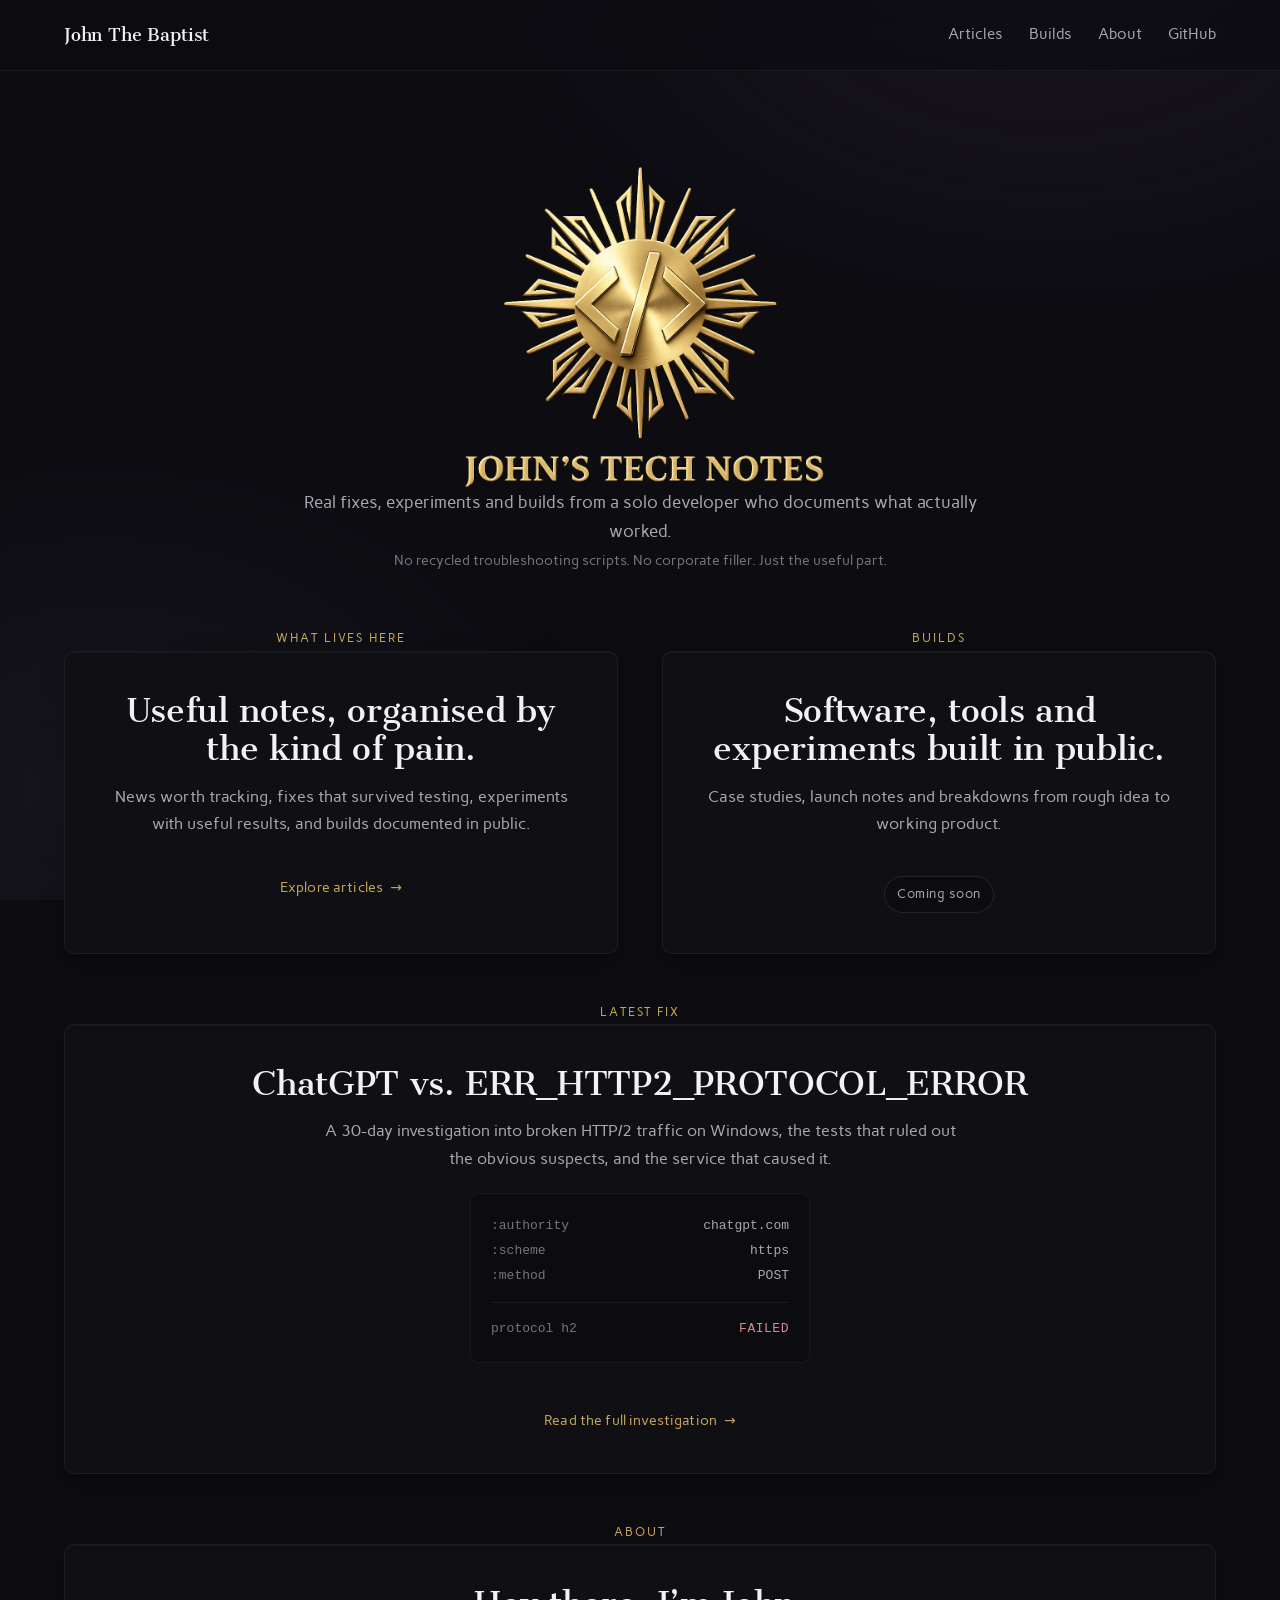
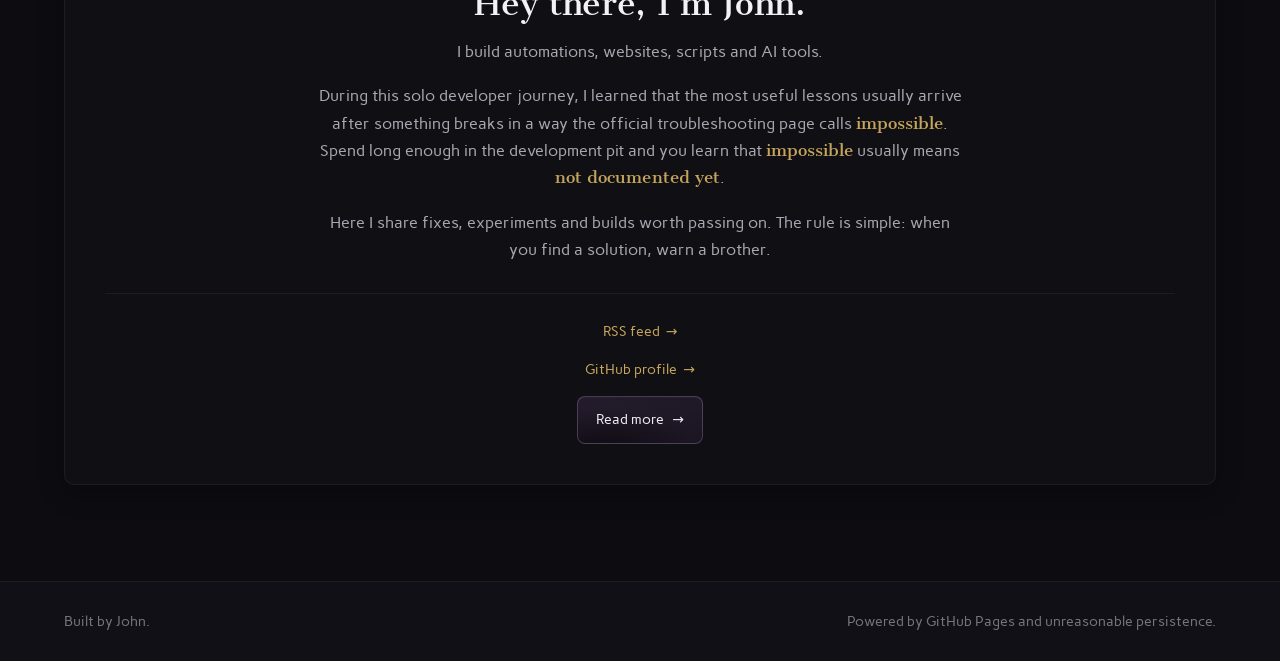
<file: index.html>
<!doctype html>
<html lang="en">
<head>
  <meta charset="utf-8">
  <meta name="viewport" content="width=device-width, initial-scale=1">
  <title>John&rsquo;s Tech Notes | Fixes, experiments and builds</title>
  <meta name="description" content="Real fixes, experiments and builds from a solo developer who documents what actually worked. Written after the problem is solved, with the evidence attached.">
  <meta name="author" content="John">
  <meta name="theme-color" content="#0c0c11">
  <link rel="canonical" href="https://john-thebaptist.github.io/">
  <link rel="icon" href="/assets/favicon.svg" type="image/svg+xml">
  <link rel="preload" href="/assets/fonts/carme-latin.woff2" as="font" type="font/woff2" crossorigin>
  <link rel="preload" href="/assets/fonts/cantata-one-latin.woff2" as="font" type="font/woff2" crossorigin>
  <link rel="stylesheet" href="/assets/styles.css">
  <link rel="alternate" type="application/rss+xml" title="John&rsquo;s Tech Notes" href="/feed.xml">
  <meta property="og:type" content="website">
  <meta property="og:site_name" content="John&rsquo;s Tech Notes">
  <meta property="og:title" content="John&rsquo;s Tech Notes">
  <meta property="og:description" content="Real fixes, experiments and builds from a solo developer who documents what actually worked.">
  <meta property="og:url" content="https://john-thebaptist.github.io/">
  <meta property="og:image" content="https://john-thebaptist.github.io/assets/og-cover.png">
  <meta name="twitter:card" content="summary_large_image">
  <meta name="twitter:title" content="John&rsquo;s Tech Notes">
  <meta name="twitter:description" content="Real fixes, experiments and builds from a solo developer who documents what actually worked.">
  <meta name="twitter:image" content="https://john-thebaptist.github.io/assets/og-cover.png">
</head>
<body>
  <a class="skip-link" href="#main">Skip to content</a>

  <header class="site-header">
    <div class="shell">
      <a class="brand" href="/">
        <span>John The Baptist</span>
      </a>
      <nav class="site-nav" aria-label="Main">
        <a href="/articles/">Articles</a>
        <a href="/builds/">Builds</a>
        <a href="/about/">About</a>
        <a href="https://github.com/John-thebaptist" rel="me noopener">GitHub</a>
      </nav>
    </div>
  </header>

  <main id="main">
    <section class="hero shell">
      <img class="hero-logo" src="/assets/JohnLOGO.png" width="1010" height="948" alt="John&rsquo;s Tech Notes">
      <h1 class="visually-hidden">John&rsquo;s Tech Notes</h1>
      <p class="hero-lead">Real fixes, experiments and builds from a solo developer who documents what actually worked.</p>
      <p class="hero-sub">No recycled troubleshooting scripts. No corporate filler. Just the useful part.</p>
    </section>

    <div class="shell home-sections">
      <div class="block grid-2">
        <div>
          <p class="label block-label">What lives here</p>
          <a class="card" href="/articles/">
            <h2>Useful notes, organised by the kind of pain.</h2>
            <p>News worth tracking, fixes that survived testing, experiments with useful results, and builds documented in public.</p>
            <span class="card-action">Explore articles <span aria-hidden="true">&rarr;</span></span>
          </a>
        </div>

        <div>
          <p class="label block-label">Builds</p>
          <a class="card" href="/builds/">
            <h2>Software, tools and experiments built in public.</h2>
            <p>Case studies, launch notes and breakdowns from rough idea to working product.</p>
            <span class="pill">Coming soon</span>
          </a>
        </div>
      </div>

      <div class="block">
        <p class="label block-label">Latest fix</p>
        <a class="card latest" href="/fixes/chatgpt-http2-killer-network-service/">
          <h2>ChatGPT vs. ERR_HTTP2_<wbr>PROTOCOL_ERROR</h2>
          <p>A 30-day investigation into broken HTTP/2 traffic on Windows, the tests that ruled out the obvious suspects, and the service that caused it.</p>
          <div class="protocol" aria-hidden="true">
            <div class="protocol-row"><span>:authority</span><span>chatgpt.com</span></div>
            <div class="protocol-row"><span>:scheme</span><span>https</span></div>
            <div class="protocol-row"><span>:method</span><span>POST</span></div>
            <div class="protocol-state"><span>protocol h2</span><b>FAILED</b></div>
          </div>
          <span class="card-action">Read the full investigation <span aria-hidden="true">&rarr;</span></span>
        </a>
      </div>

      <div class="block">
        <p class="label block-label">About</p>
        <article class="card about-card">
          <h2>Hey there, I&rsquo;m John.</h2>
          <p>I build automations, websites, scripts and AI tools.</p>
          <p>During this solo developer journey, I learned that the most useful lessons usually arrive after something breaks in a way the official troubleshooting page calls <strong>impossible</strong>. Spend long enough in the development pit and you learn that <strong>impossible</strong> usually means <strong>not documented yet</strong>.</p>
          <p>Here I share fixes, experiments and builds worth passing on. The rule is simple: when you find a solution, warn a brother.</p>
          <div class="about-links">
            <a class="text-link" href="/feed.xml">RSS feed <span aria-hidden="true">&rarr;</span></a>
            <a class="text-link" href="https://github.com/John-thebaptist" rel="me noopener">GitHub profile <span aria-hidden="true">&rarr;</span></a>
            <a class="button" href="/about/">Read more <span aria-hidden="true">&rarr;</span></a>
          </div>
        </article>
      </div>
    </div>
  </main>

  <footer class="site-footer">
    <div class="shell">
      <p>Built by John.</p>
      <p>Powered by GitHub Pages and unreasonable persistence.</p>
    </div>
  </footer>
</body>
</html>
</file>
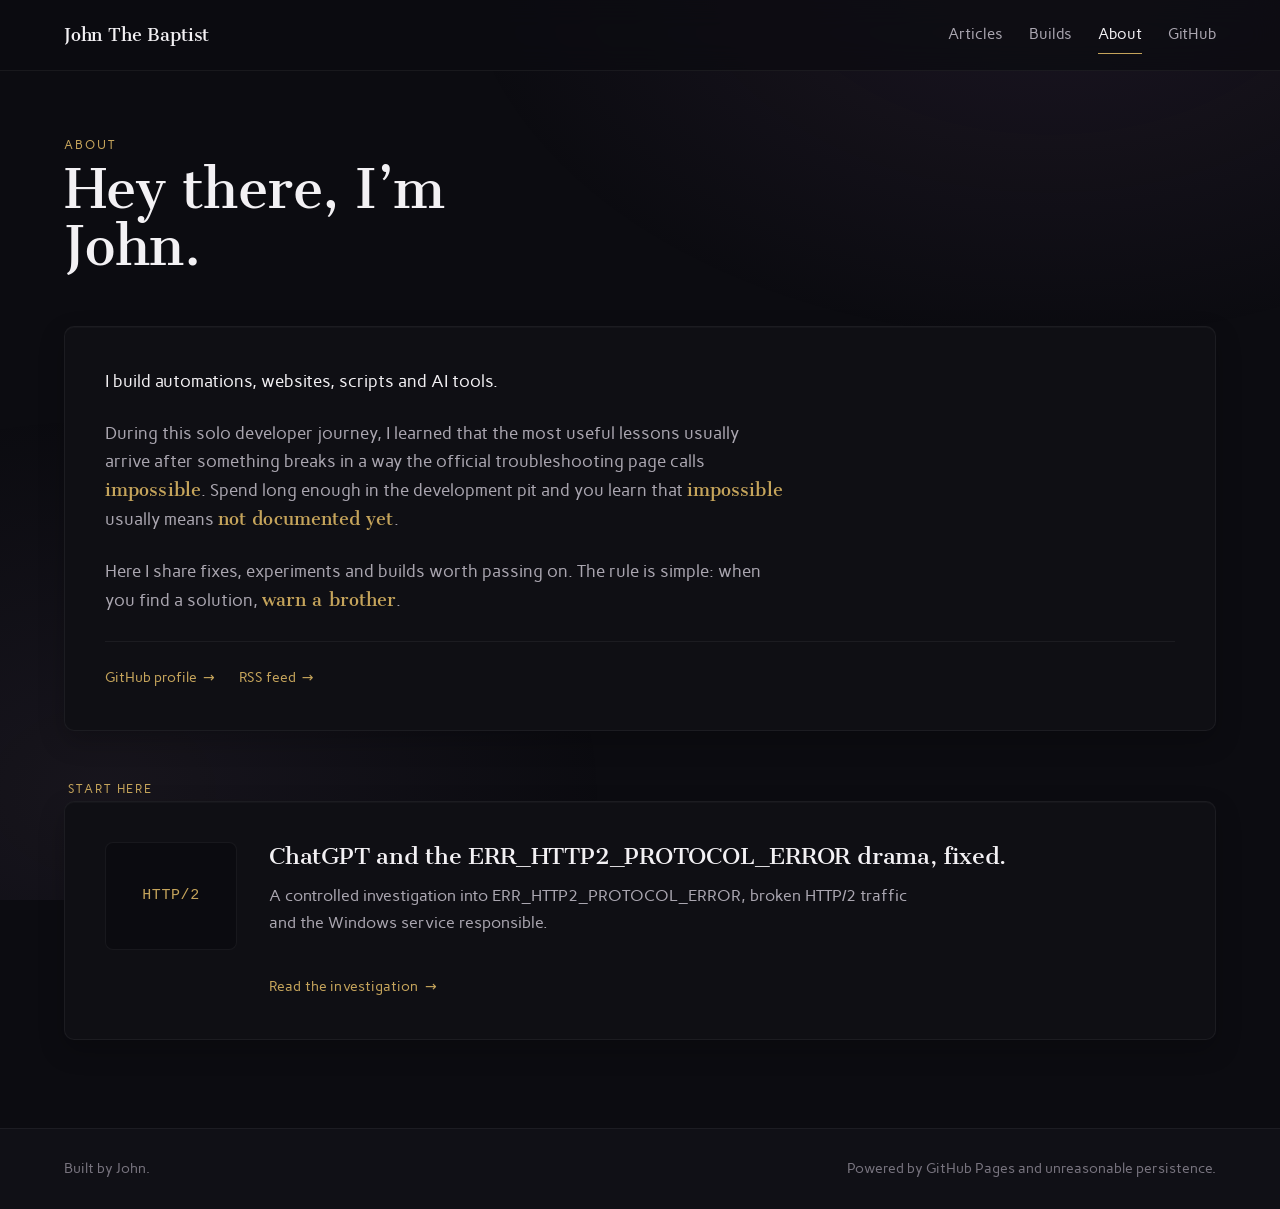
<file: about/index.html>
<!doctype html>
<html lang="en">
<head>
  <meta charset="utf-8">
  <meta name="viewport" content="width=device-width, initial-scale=1">
  <title>About | John&rsquo;s Tech Notes</title>
  <meta name="description" content="John builds automations, websites, scripts and AI tools, and writes up the fixes, experiments and builds worth passing on.">
  <meta name="author" content="John">
  <meta name="theme-color" content="#0c0c11">
  <link rel="canonical" href="https://john-thebaptist.github.io/about/">
  <link rel="icon" href="/assets/favicon.svg" type="image/svg+xml">
  <link rel="preload" href="/assets/fonts/carme-latin.woff2" as="font" type="font/woff2" crossorigin>
  <link rel="preload" href="/assets/fonts/cantata-one-latin.woff2" as="font" type="font/woff2" crossorigin>
  <link rel="stylesheet" href="/assets/styles.css">
  <link rel="alternate" type="application/rss+xml" title="John&rsquo;s Tech Notes" href="/feed.xml">
  <meta property="og:type" content="profile">
  <meta property="og:site_name" content="John&rsquo;s Tech Notes">
  <meta property="og:title" content="About | John&rsquo;s Tech Notes">
  <meta property="og:description" content="John builds automations, websites, scripts and AI tools, and writes up the fixes, experiments and builds worth passing on.">
  <meta property="og:url" content="https://john-thebaptist.github.io/about/">
  <meta property="og:image" content="https://john-thebaptist.github.io/assets/og-cover.png">
  <meta name="twitter:card" content="summary_large_image">
  <meta name="twitter:title" content="About | John&rsquo;s Tech Notes">
  <meta name="twitter:description" content="John builds automations, websites, scripts and AI tools, and writes up the fixes, experiments and builds worth passing on.">
  <meta name="twitter:image" content="https://john-thebaptist.github.io/assets/og-cover.png">
</head>
<body>
  <a class="skip-link" href="#main">Skip to content</a>

  <header class="site-header">
    <div class="shell">
      <a class="brand" href="/">
        <span>John The Baptist</span>
      </a>
      <nav class="site-nav" aria-label="Main">
        <a href="/articles/">Articles</a>
        <a href="/builds/">Builds</a>
        <a href="/about/" aria-current="page">About</a>
        <a href="https://github.com/John-thebaptist" rel="me noopener">GitHub</a>
      </nav>
    </div>
  </header>

  <main id="main" class="shell page-main">
    <div class="page-header">
      <p class="label">About</p>
      <h1>Hey there, I&rsquo;m John.</h1>
    </div>

    <div class="block">
      <article class="card">
        <div class="about-body">
          <p>I build automations, websites, scripts and AI tools.</p>
          <p>During this solo developer journey, I learned that the most useful lessons usually arrive after something breaks in a way the official troubleshooting page calls <strong>impossible</strong>. Spend long enough in the development pit and you learn that <strong>impossible</strong> usually means <strong>not documented yet</strong>.</p>
          <p>Here I share fixes, experiments and builds worth passing on. The rule is simple: when you find a solution, <strong>warn a brother</strong>.</p>
        </div>
        <div class="about-links">
          <a class="text-link" href="https://github.com/John-thebaptist" rel="me noopener">GitHub profile <span aria-hidden="true">&rarr;</span></a>
          <a class="text-link" href="/feed.xml">RSS feed <span aria-hidden="true">&rarr;</span></a>
        </div>
      </article>
    </div>

    <div class="block">
      <p class="label block-label">Start here</p>
      <a class="card entry" href="/fixes/chatgpt-http2-killer-network-service/">
        <div class="entry-visual" aria-hidden="true">HTTP/2</div>
        <div>
          <h2>ChatGPT and the ERR_HTTP2_<wbr>PROTOCOL_ERROR drama, fixed.</h2>
          <p>A controlled investigation into ERR_HTTP2_PROTOCOL_ERROR, broken HTTP/2 traffic and the Windows service responsible.</p>
          <span class="card-action">Read the investigation <span aria-hidden="true">&rarr;</span></span>
        </div>
      </a>
    </div>
  </main>

  <footer class="site-footer">
    <div class="shell">
      <p>Built by John.</p>
      <p>Powered by GitHub Pages and unreasonable persistence.</p>
    </div>
  </footer>
</body>
</html>
</file>
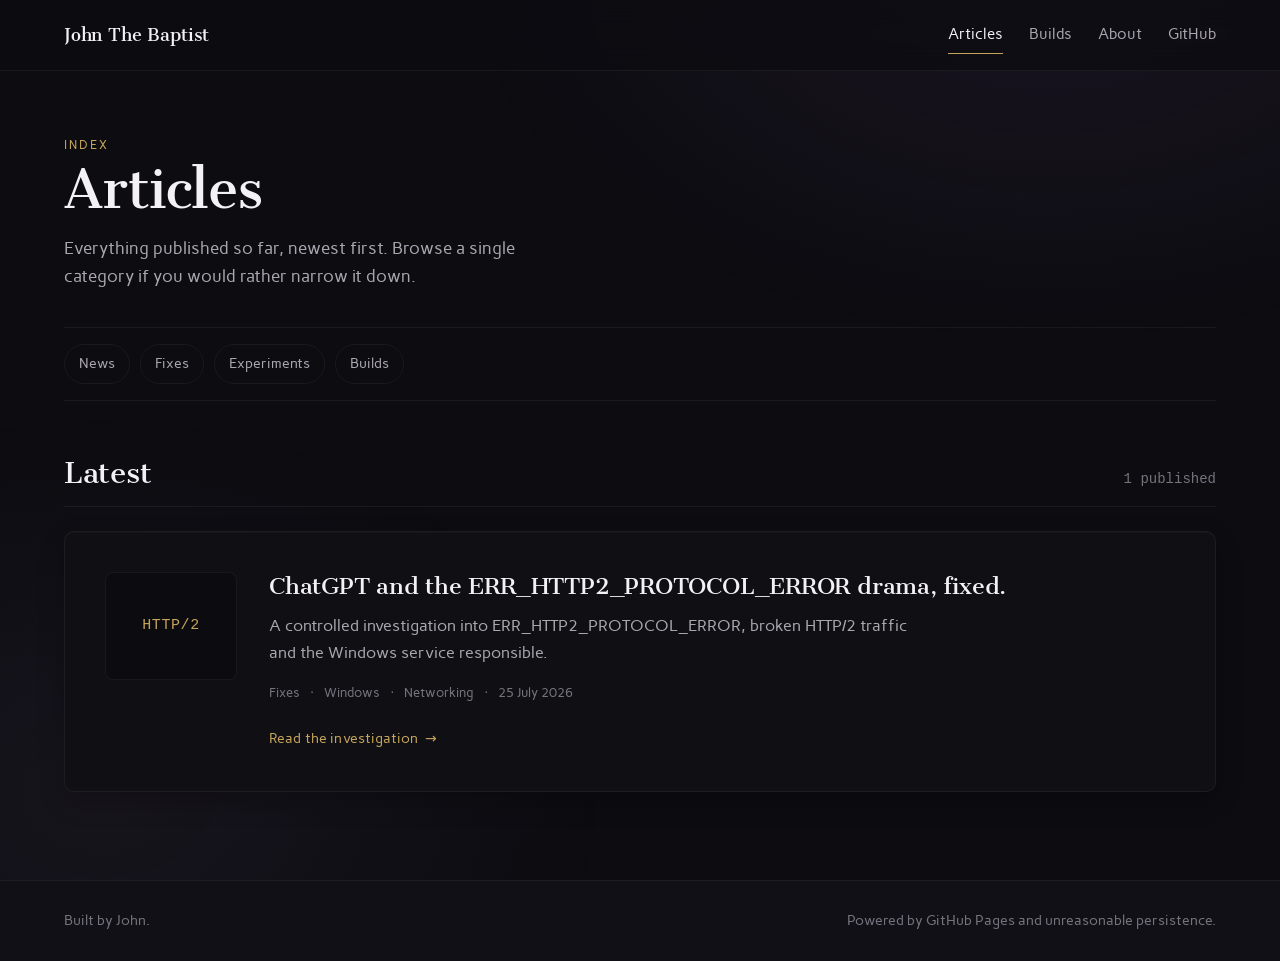
<file: articles/index.html>
<!doctype html>
<html lang="en">
<head>
  <meta charset="utf-8">
  <meta name="viewport" content="width=device-width, initial-scale=1">
  <title>Articles | John&rsquo;s Tech Notes</title>
  <meta name="description" content="Everything published so far, newest first. News worth tracking, fixes that survived testing, experiments with evidence, and builds documented in public.">
  <meta name="author" content="John">
  <meta name="theme-color" content="#0c0c11">
  <link rel="canonical" href="https://john-thebaptist.github.io/articles/">
  <link rel="icon" href="/assets/favicon.svg" type="image/svg+xml">
  <link rel="preload" href="/assets/fonts/carme-latin.woff2" as="font" type="font/woff2" crossorigin>
  <link rel="preload" href="/assets/fonts/cantata-one-latin.woff2" as="font" type="font/woff2" crossorigin>
  <link rel="stylesheet" href="/assets/styles.css">
  <link rel="alternate" type="application/rss+xml" title="John&rsquo;s Tech Notes" href="/feed.xml">
  <meta property="og:type" content="website">
  <meta property="og:site_name" content="John&rsquo;s Tech Notes">
  <meta property="og:title" content="Articles | John&rsquo;s Tech Notes">
  <meta property="og:description" content="Everything published so far, newest first.">
  <meta property="og:url" content="https://john-thebaptist.github.io/articles/">
  <meta property="og:image" content="https://john-thebaptist.github.io/assets/og-cover.png">
  <meta name="twitter:card" content="summary_large_image">
  <meta name="twitter:title" content="Articles | John&rsquo;s Tech Notes">
  <meta name="twitter:description" content="Everything published so far, newest first.">
  <meta name="twitter:image" content="https://john-thebaptist.github.io/assets/og-cover.png">
</head>
<body>
  <a class="skip-link" href="#main">Skip to content</a>

  <header class="site-header">
    <div class="shell">
      <a class="brand" href="/">
        <span>John The Baptist</span>
      </a>
      <nav class="site-nav" aria-label="Main">
        <a href="/articles/" aria-current="page">Articles</a>
        <a href="/builds/">Builds</a>
        <a href="/about/">About</a>
        <a href="https://github.com/John-thebaptist" rel="me noopener">GitHub</a>
      </nav>
    </div>
  </header>

  <main id="main" class="shell page-main">
    <div class="page-header">
      <p class="label">Index</p>
      <h1>Articles</h1>
      <p class="lead">Everything published so far, newest first. Browse a single category if you would rather narrow it down.</p>
    </div>

    <nav class="category-nav" aria-label="Categories">
      <a href="/news/">News</a>
      <a href="/fixes/">Fixes</a>
      <a href="/experiments/">Experiments</a>
      <a href="/builds/">Builds</a>
    </nav>

    <section class="section" aria-labelledby="latest-title">
      <div class="section-head">
        <h2 id="latest-title">Latest</h2>
        <p class="section-count">1 published</p>
      </div>

      <a class="card entry" href="/fixes/chatgpt-http2-killer-network-service/">
        <div class="entry-visual" aria-hidden="true">HTTP/2</div>
        <div>
          <h3>ChatGPT and the ERR_HTTP2_<wbr>PROTOCOL_ERROR drama, fixed.</h3>
          <p>A controlled investigation into ERR_HTTP2_PROTOCOL_ERROR, broken HTTP/2 traffic and the Windows service responsible.</p>
          <ul class="meta">
            <li>Fixes</li>
            <li>Windows</li>
            <li>Networking</li>
            <li><time datetime="2026-07-25">25 July 2026</time></li>
          </ul>
          <span class="card-action">Read the investigation <span aria-hidden="true">&rarr;</span></span>
        </div>
      </a>
    </section>
  </main>

  <footer class="site-footer">
    <div class="shell">
      <p>Built by John.</p>
      <p>Powered by GitHub Pages and unreasonable persistence.</p>
    </div>
  </footer>
</body>
</html>
</file>
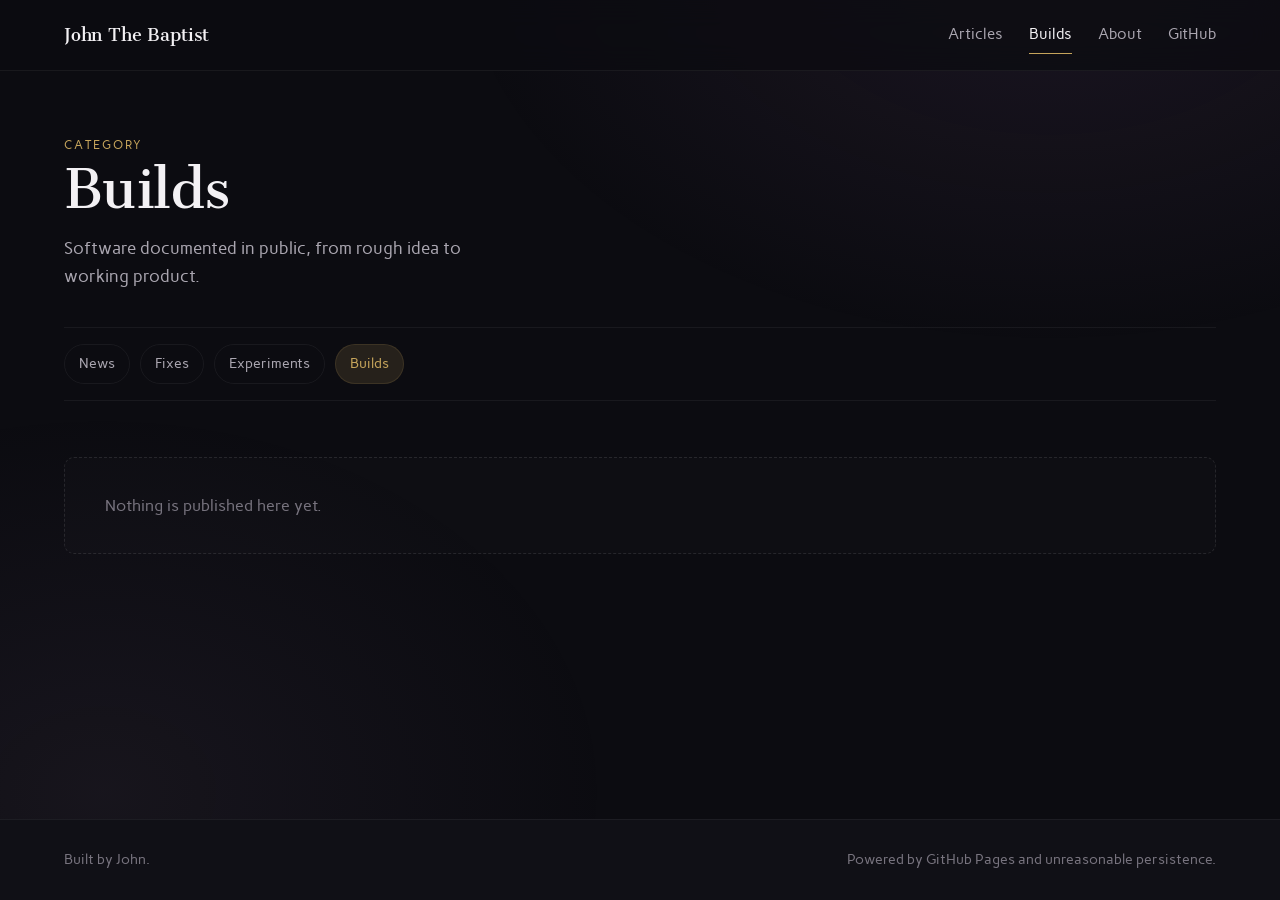
<file: builds/index.html>
<!doctype html>
<html lang="en">
<head>
  <meta charset="utf-8">
  <meta name="viewport" content="width=device-width, initial-scale=1">
  <title>Builds | John&rsquo;s Tech Notes</title>
  <meta name="description" content="Software documented in public, from rough idea to working product.">
  <meta name="author" content="John">
  <meta name="theme-color" content="#0c0c11">
  <link rel="canonical" href="https://john-thebaptist.github.io/builds/">
  <link rel="icon" href="/assets/favicon.svg" type="image/svg+xml">
  <link rel="preload" href="/assets/fonts/carme-latin.woff2" as="font" type="font/woff2" crossorigin>
  <link rel="preload" href="/assets/fonts/cantata-one-latin.woff2" as="font" type="font/woff2" crossorigin>
  <link rel="stylesheet" href="/assets/styles.css">
  <link rel="alternate" type="application/rss+xml" title="John&rsquo;s Tech Notes" href="/feed.xml">
  <meta property="og:type" content="website">
  <meta property="og:site_name" content="John&rsquo;s Tech Notes">
  <meta property="og:title" content="Builds | John&rsquo;s Tech Notes">
  <meta property="og:description" content="Software documented in public, from rough idea to working product.">
  <meta property="og:url" content="https://john-thebaptist.github.io/builds/">
  <meta property="og:image" content="https://john-thebaptist.github.io/assets/og-cover.png">
  <meta name="twitter:card" content="summary_large_image">
  <meta name="twitter:title" content="Builds | John&rsquo;s Tech Notes">
  <meta name="twitter:description" content="Software documented in public, from rough idea to working product.">
  <meta name="twitter:image" content="https://john-thebaptist.github.io/assets/og-cover.png">
</head>
<body>
  <a class="skip-link" href="#main">Skip to content</a>

  <header class="site-header">
    <div class="shell">
      <a class="brand" href="/">
        <span>John The Baptist</span>
      </a>
      <nav class="site-nav" aria-label="Main">
        <a href="/articles/">Articles</a>
        <a href="/builds/" aria-current="page">Builds</a>
        <a href="/about/">About</a>
        <a href="https://github.com/John-thebaptist" rel="me noopener">GitHub</a>
      </nav>
    </div>
  </header>

  <main id="main" class="shell page-main">
    <div class="page-header">
      <p class="label">Category</p>
      <h1>Builds</h1>
      <p class="lead">Software documented in public, from rough idea to working product.</p>
    </div>

    <nav class="category-nav" aria-label="Categories">
      <a href="/news/">News</a>
      <a href="/fixes/">Fixes</a>
      <a href="/experiments/">Experiments</a>
      <a href="/builds/" aria-current="page">Builds</a>
    </nav>

    <section class="section" aria-label="Builds">
      <div class="empty-state">
        <p>Nothing is published here yet.</p>
      </div>
    </section>
  </main>

  <footer class="site-footer">
    <div class="shell">
      <p>Built by John.</p>
      <p>Powered by GitHub Pages and unreasonable persistence.</p>
    </div>
  </footer>
</body>
</html>
</file>
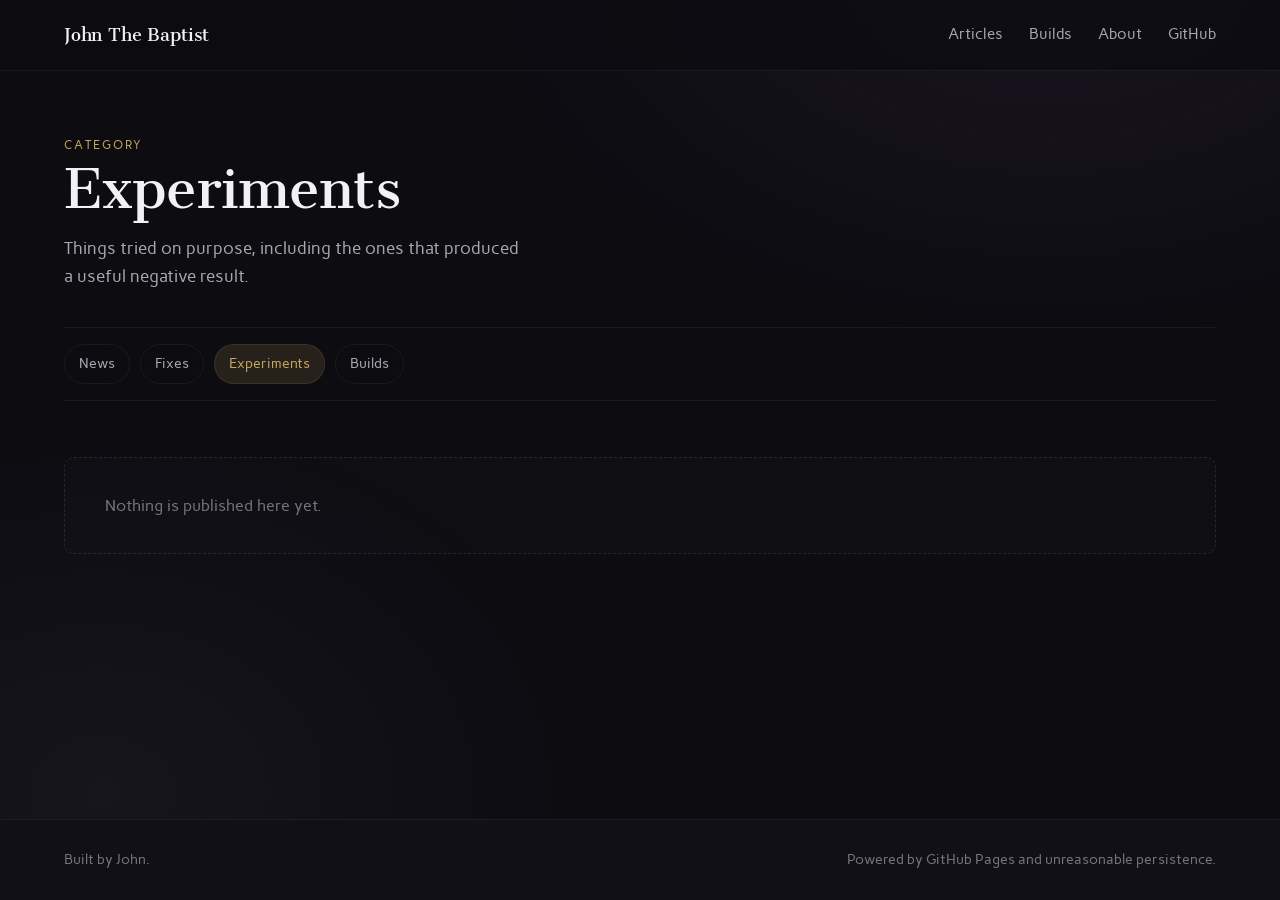
<file: experiments/index.html>
<!doctype html>
<html lang="en">
<head>
  <meta charset="utf-8">
  <meta name="viewport" content="width=device-width, initial-scale=1">
  <title>Experiments | John&rsquo;s Tech Notes</title>
  <meta name="description" content="Things tried on purpose, including the ones that produced a useful negative result.">
  <meta name="author" content="John">
  <meta name="theme-color" content="#0c0c11">
  <link rel="canonical" href="https://john-thebaptist.github.io/experiments/">
  <link rel="icon" href="/assets/favicon.svg" type="image/svg+xml">
  <link rel="preload" href="/assets/fonts/carme-latin.woff2" as="font" type="font/woff2" crossorigin>
  <link rel="preload" href="/assets/fonts/cantata-one-latin.woff2" as="font" type="font/woff2" crossorigin>
  <link rel="stylesheet" href="/assets/styles.css">
  <link rel="alternate" type="application/rss+xml" title="John&rsquo;s Tech Notes" href="/feed.xml">
  <meta property="og:type" content="website">
  <meta property="og:site_name" content="John&rsquo;s Tech Notes">
  <meta property="og:title" content="Experiments | John&rsquo;s Tech Notes">
  <meta property="og:description" content="Things tried on purpose, including the ones that produced a useful negative result.">
  <meta property="og:url" content="https://john-thebaptist.github.io/experiments/">
  <meta property="og:image" content="https://john-thebaptist.github.io/assets/og-cover.png">
  <meta name="twitter:card" content="summary_large_image">
  <meta name="twitter:title" content="Experiments | John&rsquo;s Tech Notes">
  <meta name="twitter:description" content="Things tried on purpose, including the ones that produced a useful negative result.">
  <meta name="twitter:image" content="https://john-thebaptist.github.io/assets/og-cover.png">
</head>
<body>
  <a class="skip-link" href="#main">Skip to content</a>

  <header class="site-header">
    <div class="shell">
      <a class="brand" href="/">
        <span>John The Baptist</span>
      </a>
      <nav class="site-nav" aria-label="Main">
        <a href="/articles/">Articles</a>
        <a href="/builds/">Builds</a>
        <a href="/about/">About</a>
        <a href="https://github.com/John-thebaptist" rel="me noopener">GitHub</a>
      </nav>
    </div>
  </header>

  <main id="main" class="shell page-main">
    <div class="page-header">
      <p class="label">Category</p>
      <h1>Experiments</h1>
      <p class="lead">Things tried on purpose, including the ones that produced a useful negative result.</p>
    </div>

    <nav class="category-nav" aria-label="Categories">
      <a href="/news/">News</a>
      <a href="/fixes/">Fixes</a>
      <a href="/experiments/" aria-current="page">Experiments</a>
      <a href="/builds/">Builds</a>
    </nav>

    <section class="section" aria-label="Experiments">
      <div class="empty-state">
        <p>Nothing is published here yet.</p>
      </div>
    </section>
  </main>

  <footer class="site-footer">
    <div class="shell">
      <p>Built by John.</p>
      <p>Powered by GitHub Pages and unreasonable persistence.</p>
    </div>
  </footer>
</body>
</html>
</file>
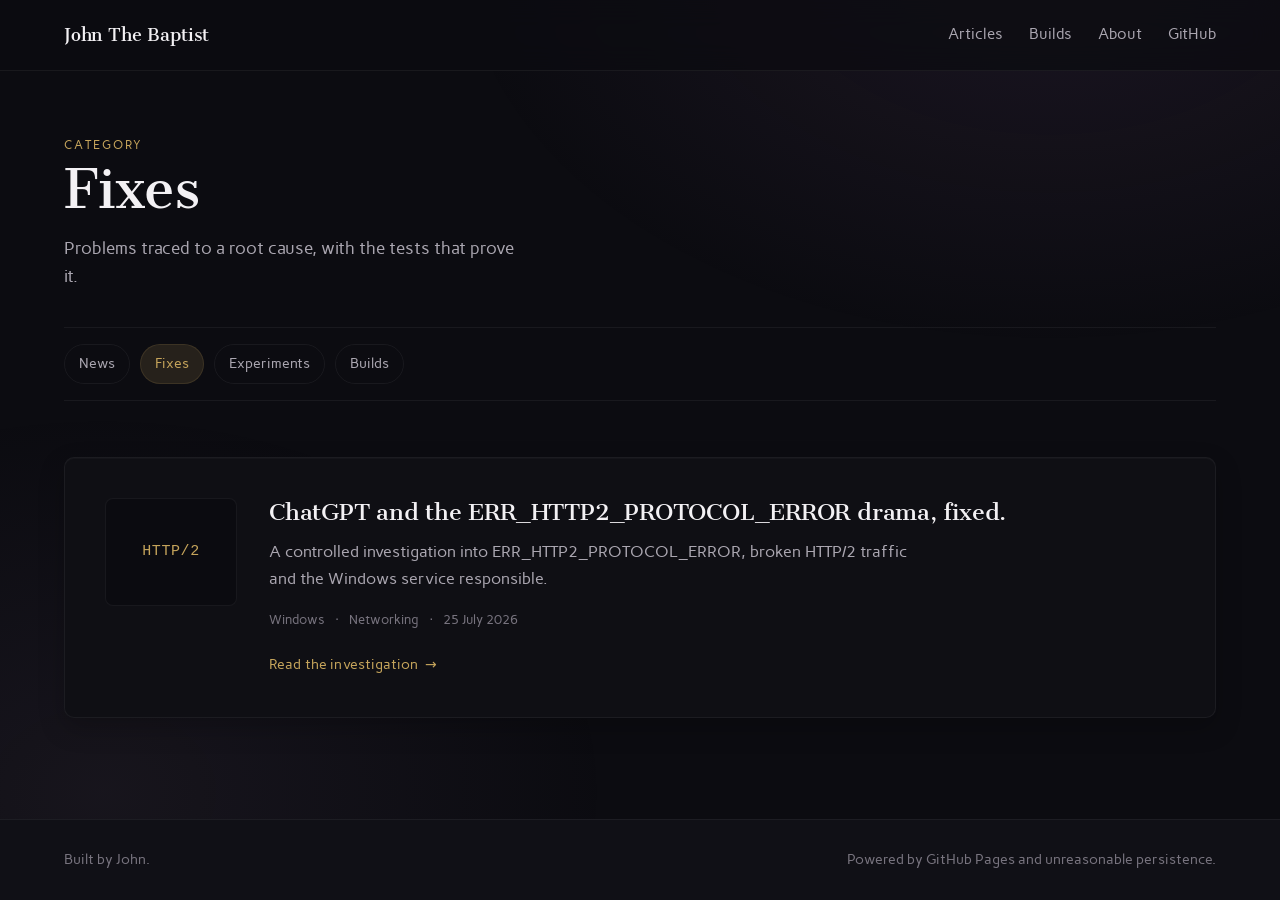
<file: fixes/index.html>
<!doctype html>
<html lang="en">
<head>
  <meta charset="utf-8">
  <meta name="viewport" content="width=device-width, initial-scale=1">
  <title>Fixes | John&rsquo;s Tech Notes</title>
  <meta name="description" content="Problems traced to a root cause, with the tests that prove it.">
  <meta name="author" content="John">
  <meta name="theme-color" content="#0c0c11">
  <link rel="canonical" href="https://john-thebaptist.github.io/fixes/">
  <link rel="icon" href="/assets/favicon.svg" type="image/svg+xml">
  <link rel="preload" href="/assets/fonts/carme-latin.woff2" as="font" type="font/woff2" crossorigin>
  <link rel="preload" href="/assets/fonts/cantata-one-latin.woff2" as="font" type="font/woff2" crossorigin>
  <link rel="stylesheet" href="/assets/styles.css">
  <link rel="alternate" type="application/rss+xml" title="John&rsquo;s Tech Notes" href="/feed.xml">
  <meta property="og:type" content="website">
  <meta property="og:site_name" content="John&rsquo;s Tech Notes">
  <meta property="og:title" content="Fixes | John&rsquo;s Tech Notes">
  <meta property="og:description" content="Problems traced to a root cause, with the tests that prove it.">
  <meta property="og:url" content="https://john-thebaptist.github.io/fixes/">
  <meta property="og:image" content="https://john-thebaptist.github.io/assets/og-cover.png">
  <meta name="twitter:card" content="summary_large_image">
  <meta name="twitter:title" content="Fixes | John&rsquo;s Tech Notes">
  <meta name="twitter:description" content="Problems traced to a root cause, with the tests that prove it.">
  <meta name="twitter:image" content="https://john-thebaptist.github.io/assets/og-cover.png">
</head>
<body>
  <a class="skip-link" href="#main">Skip to content</a>

  <header class="site-header">
    <div class="shell">
      <a class="brand" href="/">
        <span>John The Baptist</span>
      </a>
      <nav class="site-nav" aria-label="Main">
        <a href="/articles/">Articles</a>
        <a href="/builds/">Builds</a>
        <a href="/about/">About</a>
        <a href="https://github.com/John-thebaptist" rel="me noopener">GitHub</a>
      </nav>
    </div>
  </header>

  <main id="main" class="shell page-main">
    <div class="page-header">
      <p class="label">Category</p>
      <h1>Fixes</h1>
      <p class="lead">Problems traced to a root cause, with the tests that prove it.</p>
    </div>

    <nav class="category-nav" aria-label="Categories">
      <a href="/news/">News</a>
      <a href="/fixes/" aria-current="page">Fixes</a>
      <a href="/experiments/">Experiments</a>
      <a href="/builds/">Builds</a>
    </nav>

    <section class="section" aria-label="Fixes">
      <a class="card entry" href="/fixes/chatgpt-http2-killer-network-service/">
        <div class="entry-visual" aria-hidden="true">HTTP/2</div>
        <div>
          <h2>ChatGPT and the ERR_HTTP2_<wbr>PROTOCOL_ERROR drama, fixed.</h2>
          <p>A controlled investigation into ERR_HTTP2_PROTOCOL_ERROR, broken HTTP/2 traffic and the Windows service responsible.</p>
          <ul class="meta">
            <li>Windows</li>
            <li>Networking</li>
            <li><time datetime="2026-07-25">25 July 2026</time></li>
          </ul>
          <span class="card-action">Read the investigation <span aria-hidden="true">&rarr;</span></span>
        </div>
      </a>
    </section>
  </main>

  <footer class="site-footer">
    <div class="shell">
      <p>Built by John.</p>
      <p>Powered by GitHub Pages and unreasonable persistence.</p>
    </div>
  </footer>
</body>
</html>
</file>
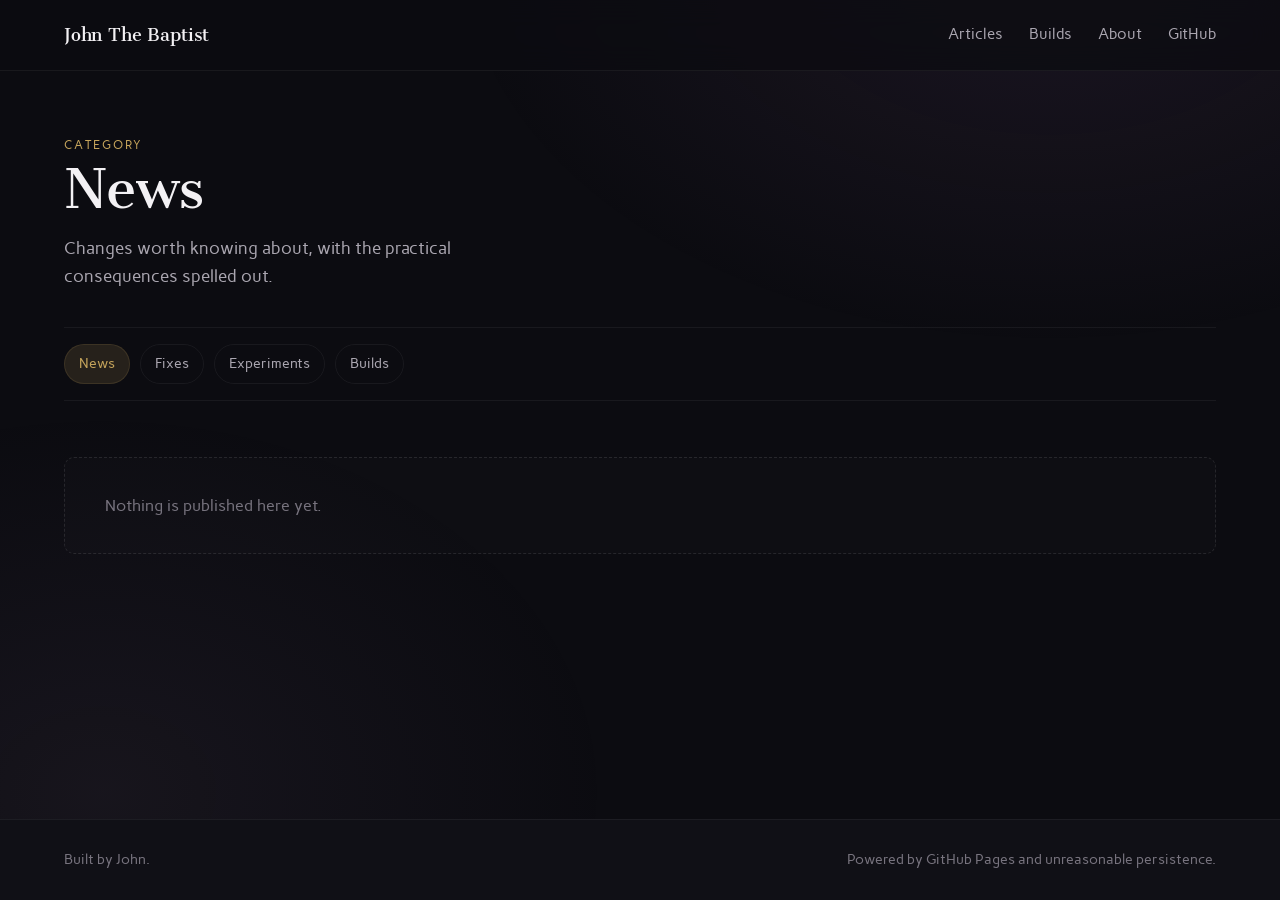
<file: news/index.html>
<!doctype html>
<html lang="en">
<head>
  <meta charset="utf-8">
  <meta name="viewport" content="width=device-width, initial-scale=1">
  <title>News | John&rsquo;s Tech Notes</title>
  <meta name="description" content="Changes worth knowing about, with the practical consequences spelled out.">
  <meta name="author" content="John">
  <meta name="theme-color" content="#0c0c11">
  <link rel="canonical" href="https://john-thebaptist.github.io/news/">
  <link rel="icon" href="/assets/favicon.svg" type="image/svg+xml">
  <link rel="preload" href="/assets/fonts/carme-latin.woff2" as="font" type="font/woff2" crossorigin>
  <link rel="preload" href="/assets/fonts/cantata-one-latin.woff2" as="font" type="font/woff2" crossorigin>
  <link rel="stylesheet" href="/assets/styles.css">
  <link rel="alternate" type="application/rss+xml" title="John&rsquo;s Tech Notes" href="/feed.xml">
  <meta property="og:type" content="website">
  <meta property="og:site_name" content="John&rsquo;s Tech Notes">
  <meta property="og:title" content="News | John&rsquo;s Tech Notes">
  <meta property="og:description" content="Changes worth knowing about, with the practical consequences spelled out.">
  <meta property="og:url" content="https://john-thebaptist.github.io/news/">
  <meta property="og:image" content="https://john-thebaptist.github.io/assets/og-cover.png">
  <meta name="twitter:card" content="summary_large_image">
  <meta name="twitter:title" content="News | John&rsquo;s Tech Notes">
  <meta name="twitter:description" content="Changes worth knowing about, with the practical consequences spelled out.">
  <meta name="twitter:image" content="https://john-thebaptist.github.io/assets/og-cover.png">
</head>
<body>
  <a class="skip-link" href="#main">Skip to content</a>

  <header class="site-header">
    <div class="shell">
      <a class="brand" href="/">
        <span>John The Baptist</span>
      </a>
      <nav class="site-nav" aria-label="Main">
        <a href="/articles/">Articles</a>
        <a href="/builds/">Builds</a>
        <a href="/about/">About</a>
        <a href="https://github.com/John-thebaptist" rel="me noopener">GitHub</a>
      </nav>
    </div>
  </header>

  <main id="main" class="shell page-main">
    <div class="page-header">
      <p class="label">Category</p>
      <h1>News</h1>
      <p class="lead">Changes worth knowing about, with the practical consequences spelled out.</p>
    </div>

    <nav class="category-nav" aria-label="Categories">
      <a href="/news/" aria-current="page">News</a>
      <a href="/fixes/">Fixes</a>
      <a href="/experiments/">Experiments</a>
      <a href="/builds/">Builds</a>
    </nav>

    <section class="section" aria-label="News">
      <div class="empty-state">
        <p>Nothing is published here yet.</p>
      </div>
    </section>
  </main>

  <footer class="site-footer">
    <div class="shell">
      <p>Built by John.</p>
      <p>Powered by GitHub Pages and unreasonable persistence.</p>
    </div>
  </footer>
</body>
</html>
</file>
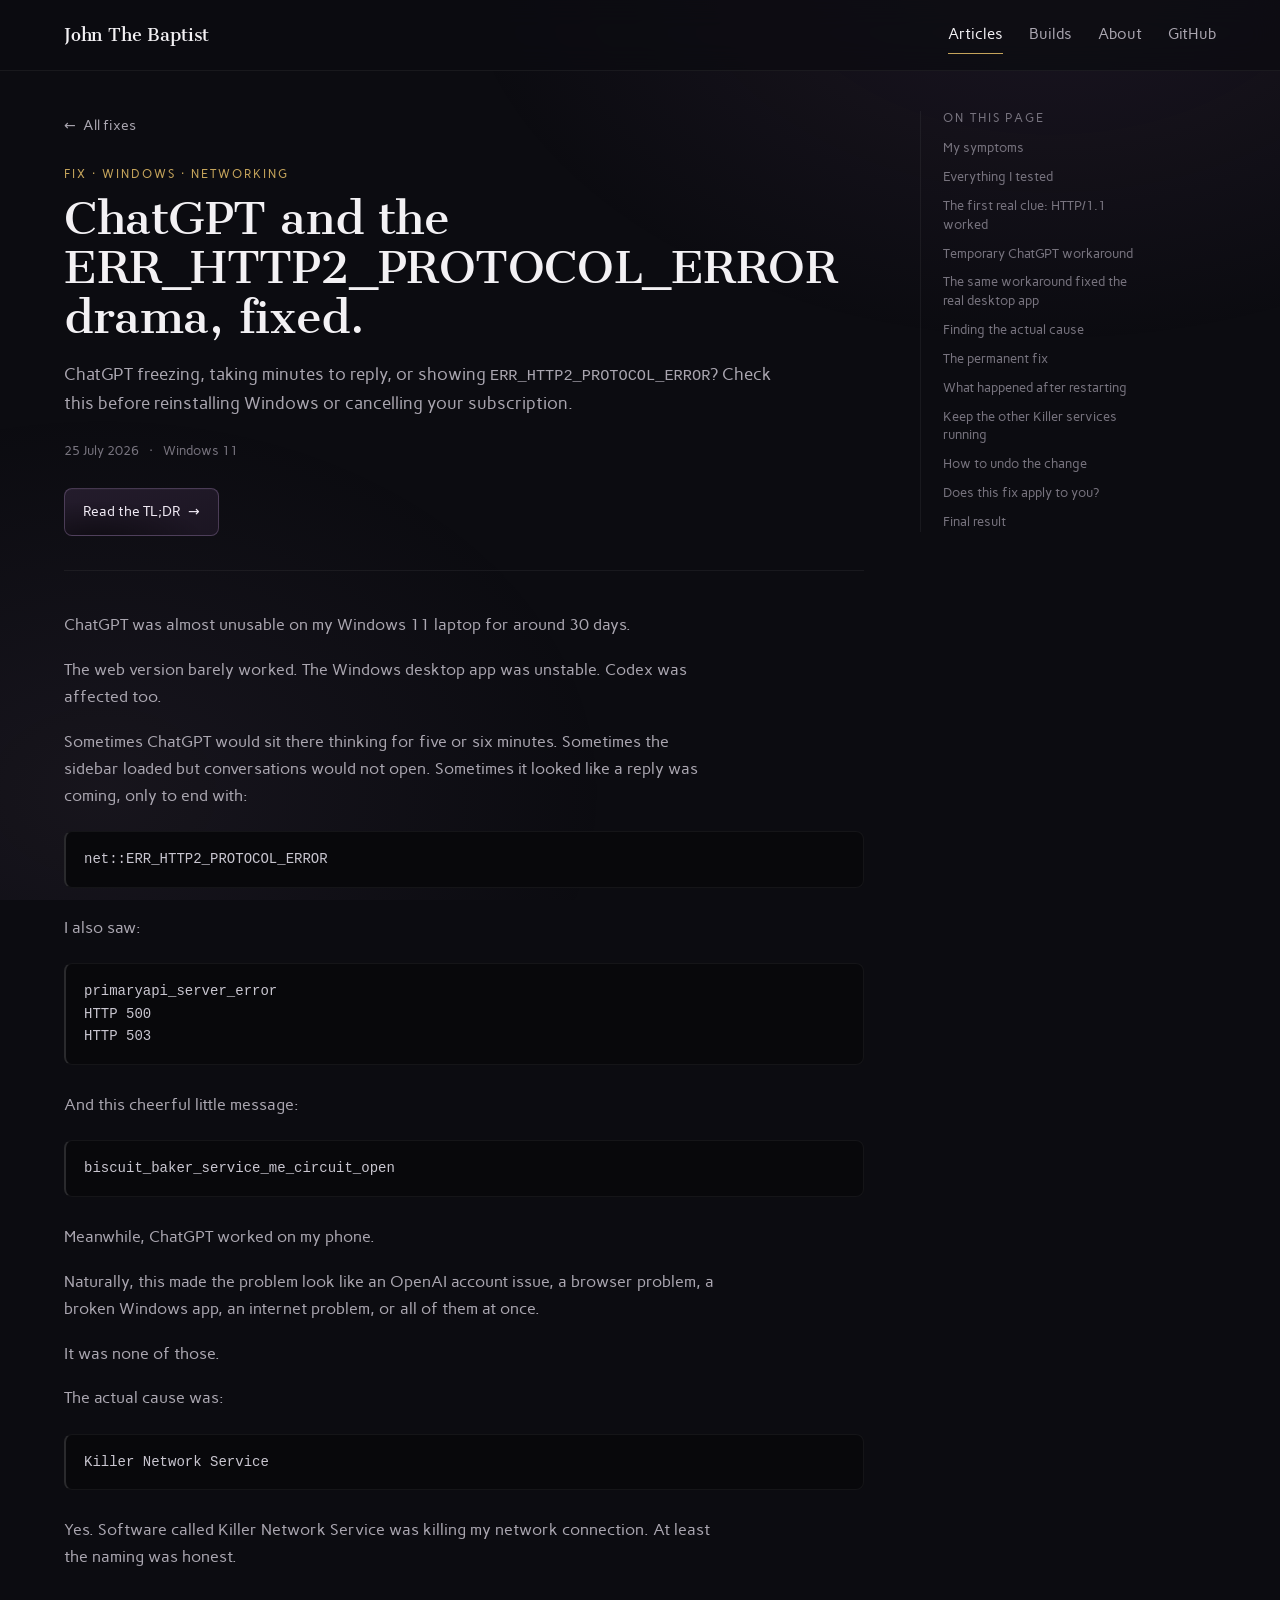
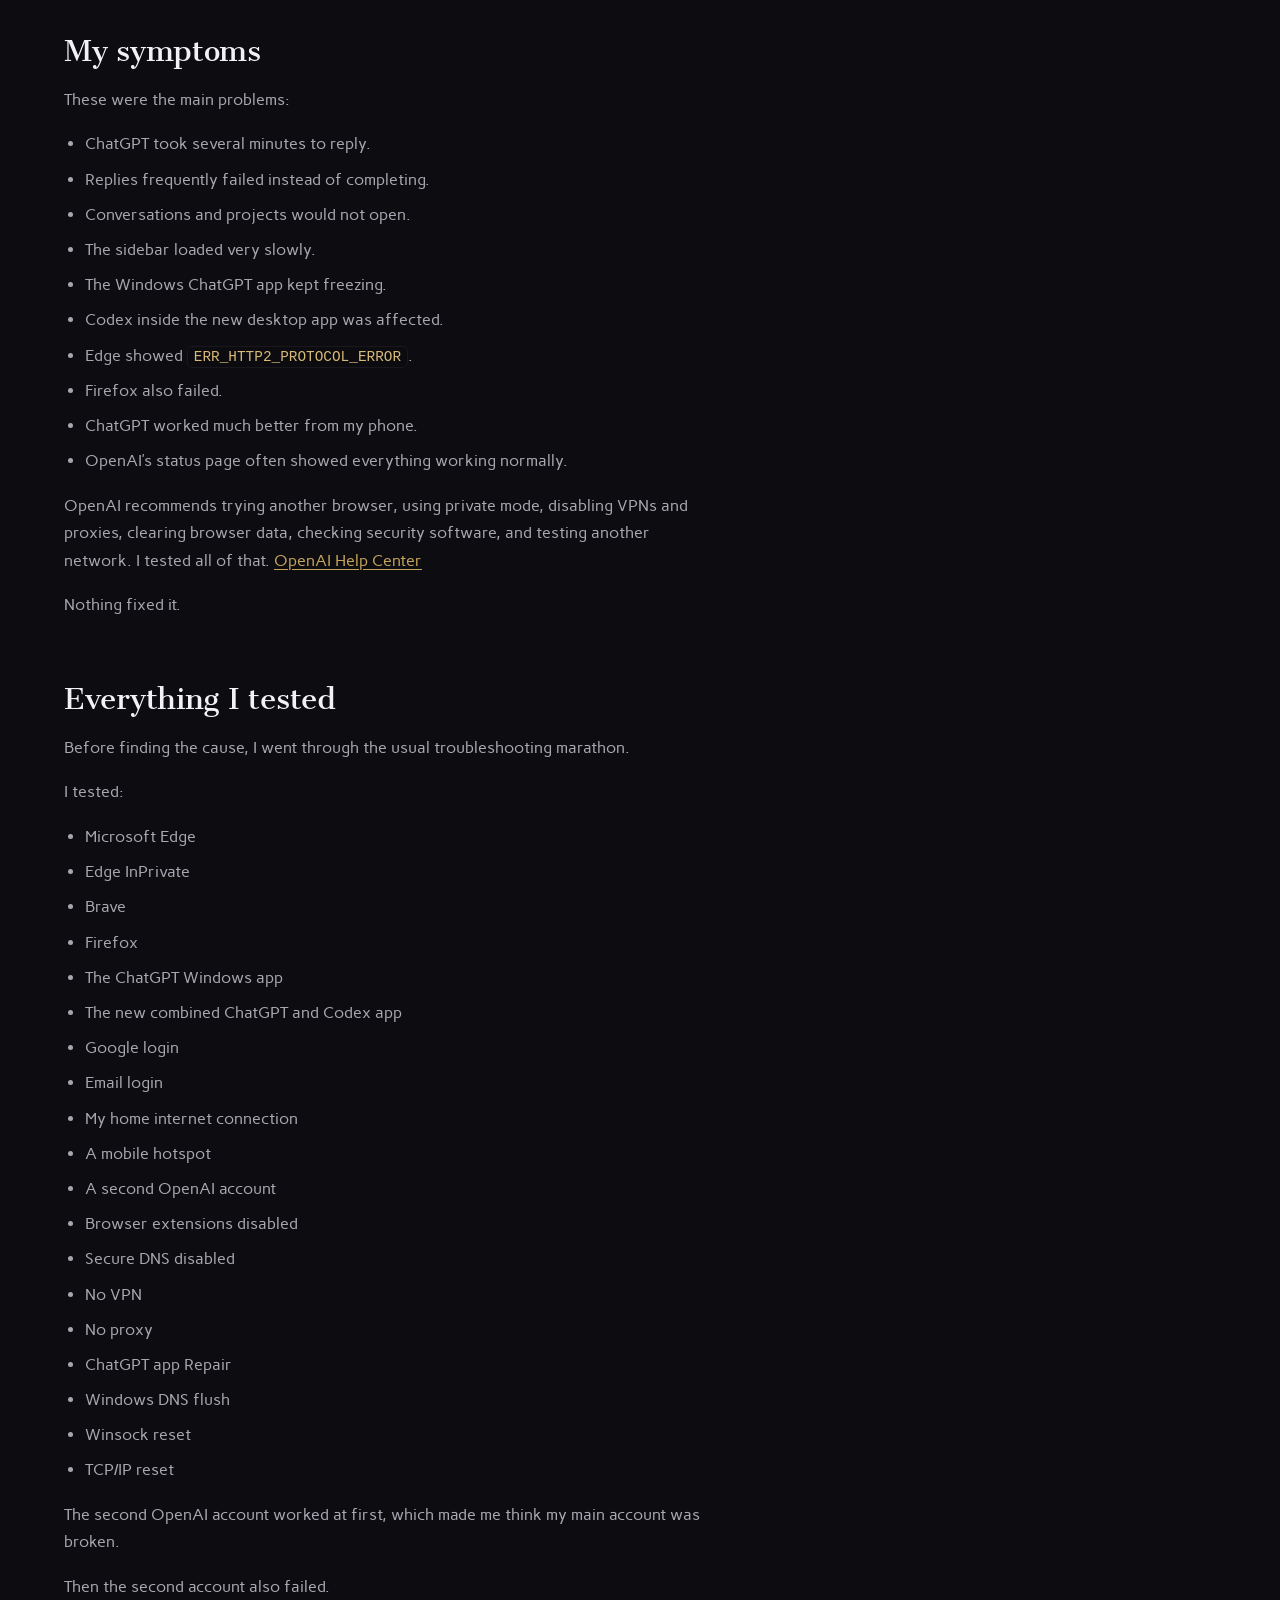
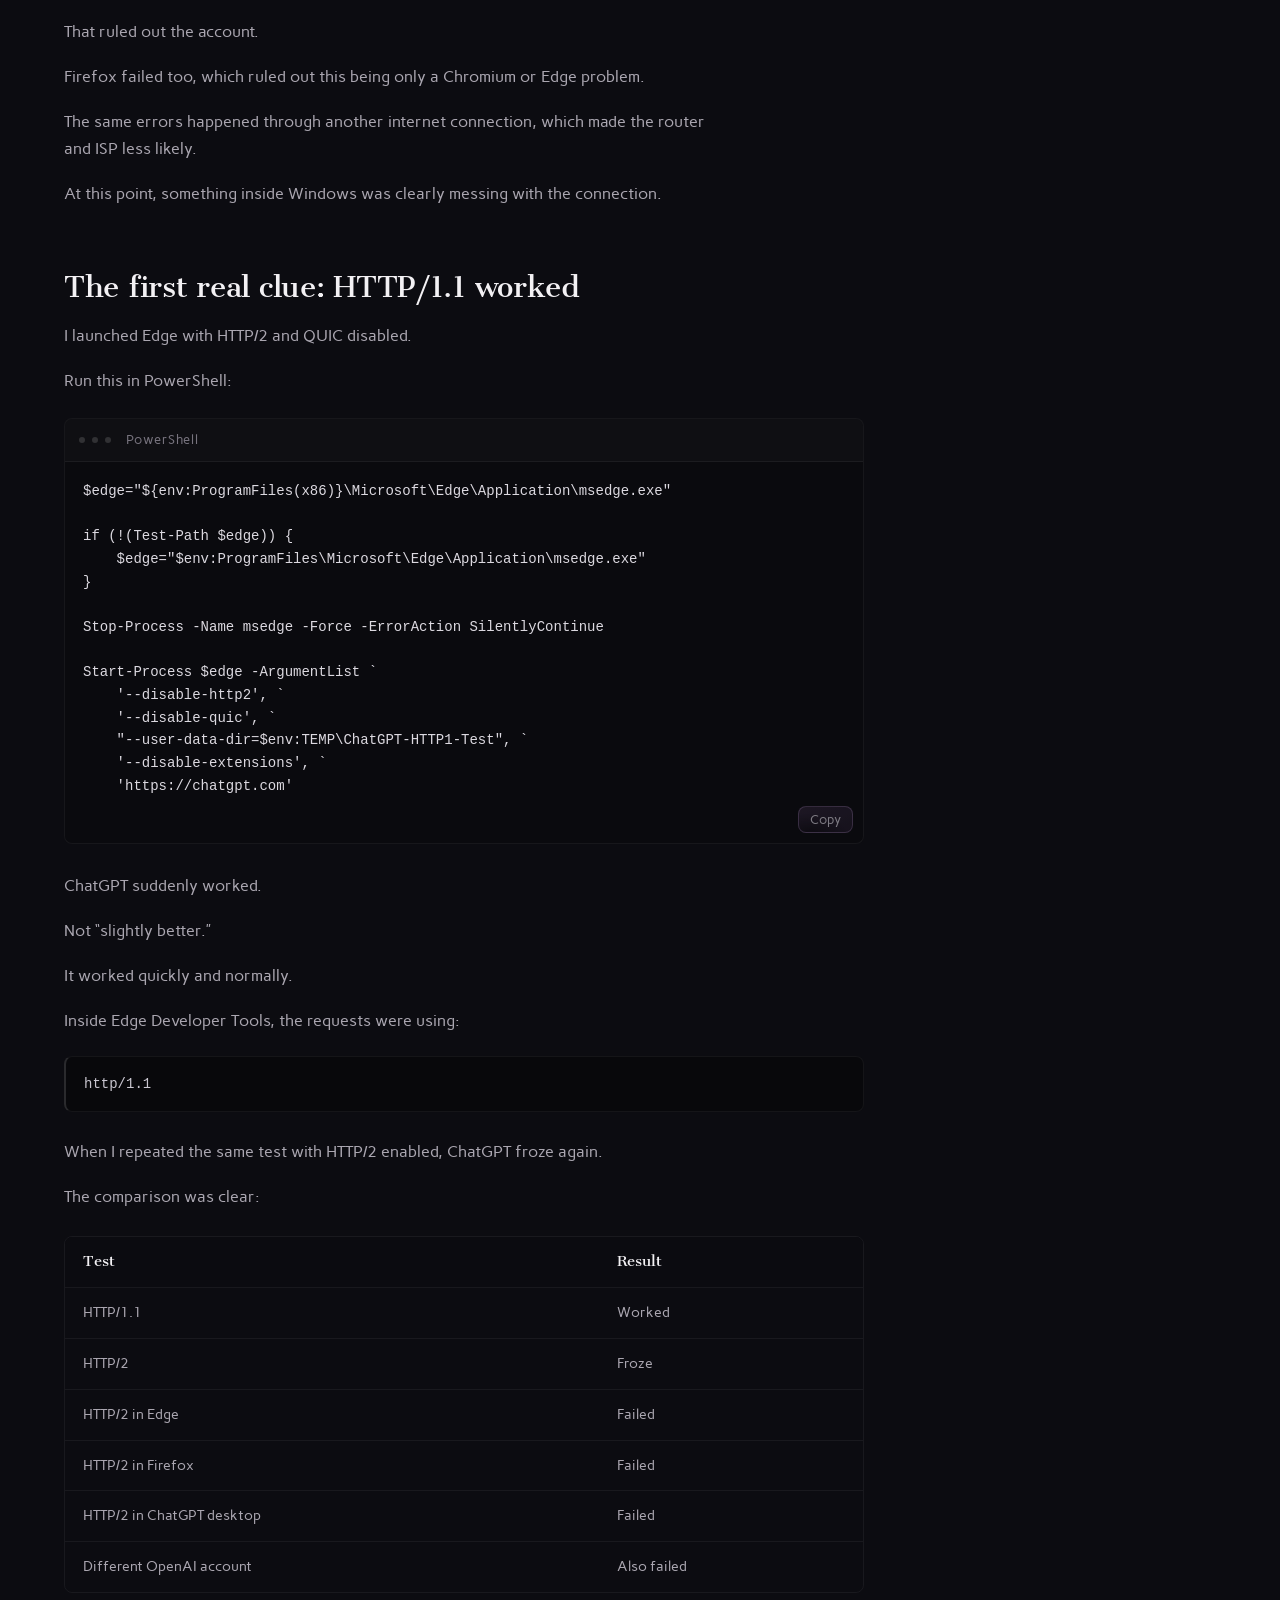
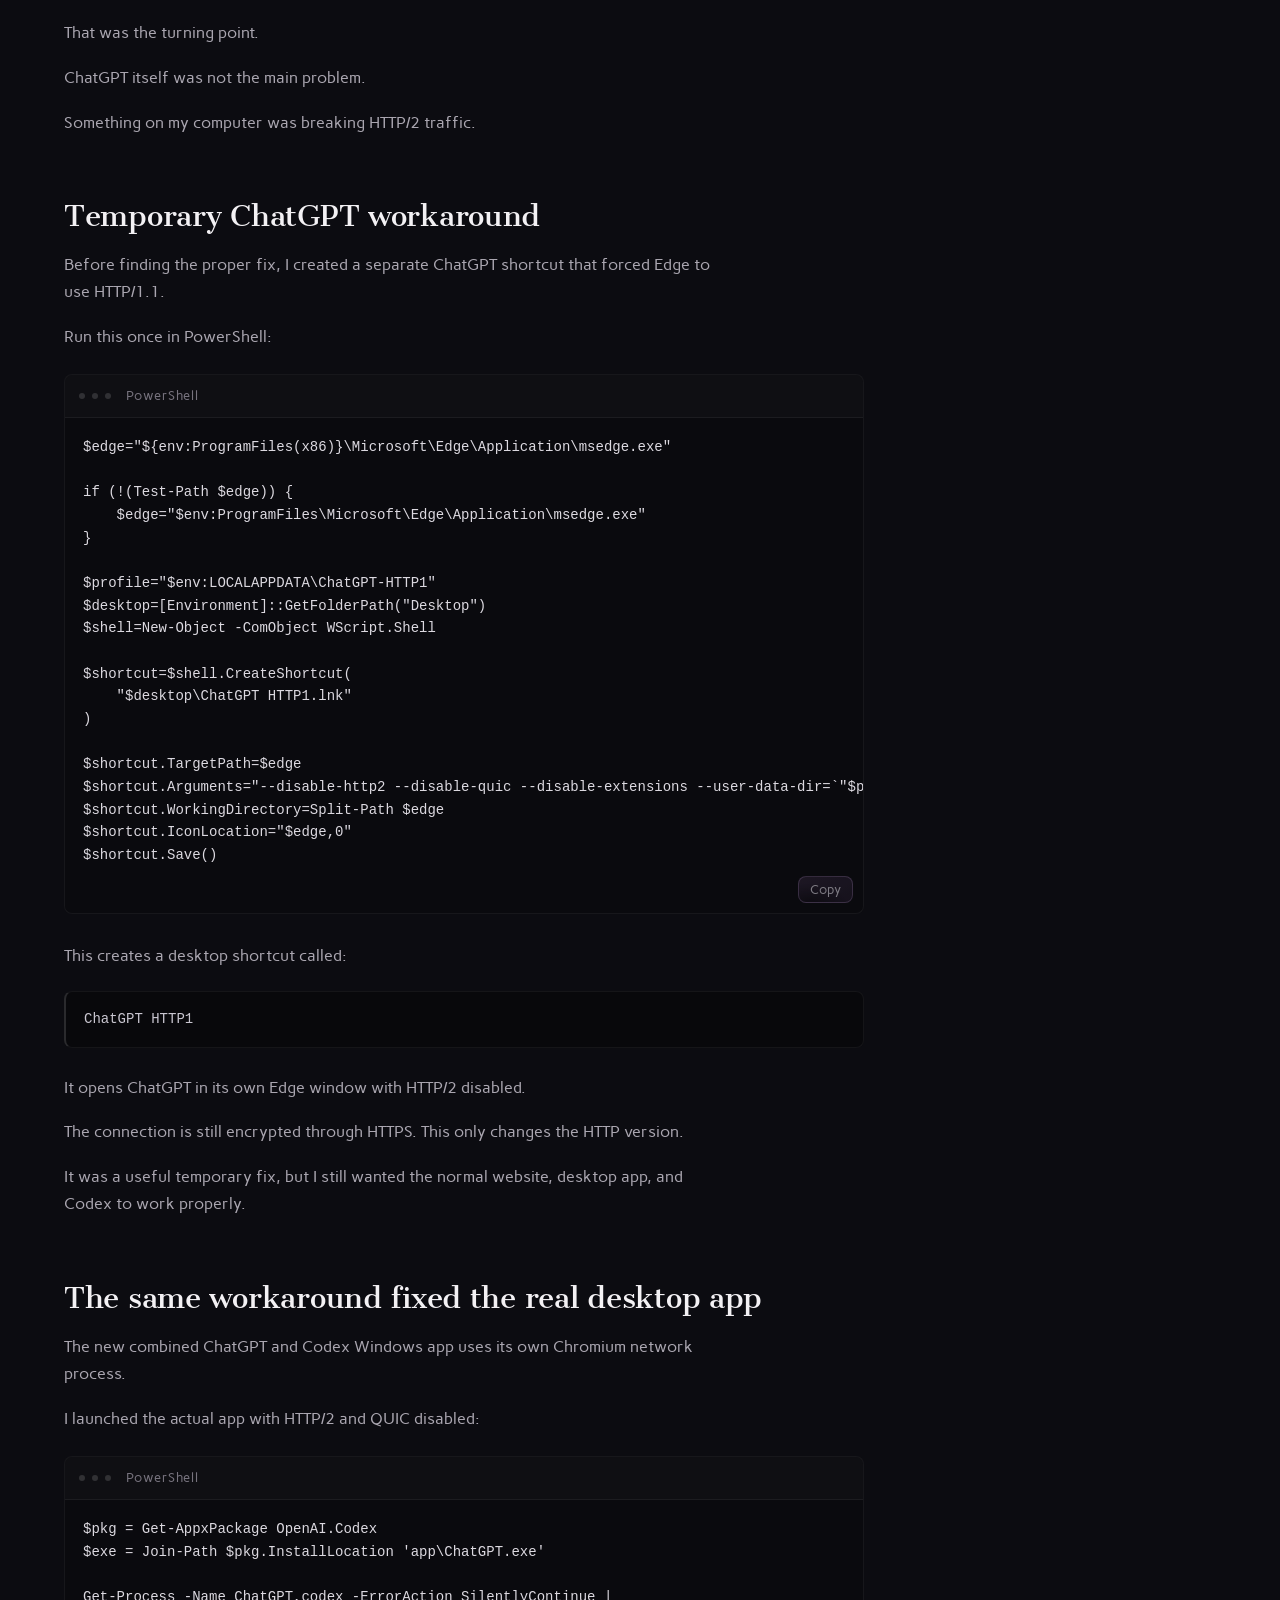
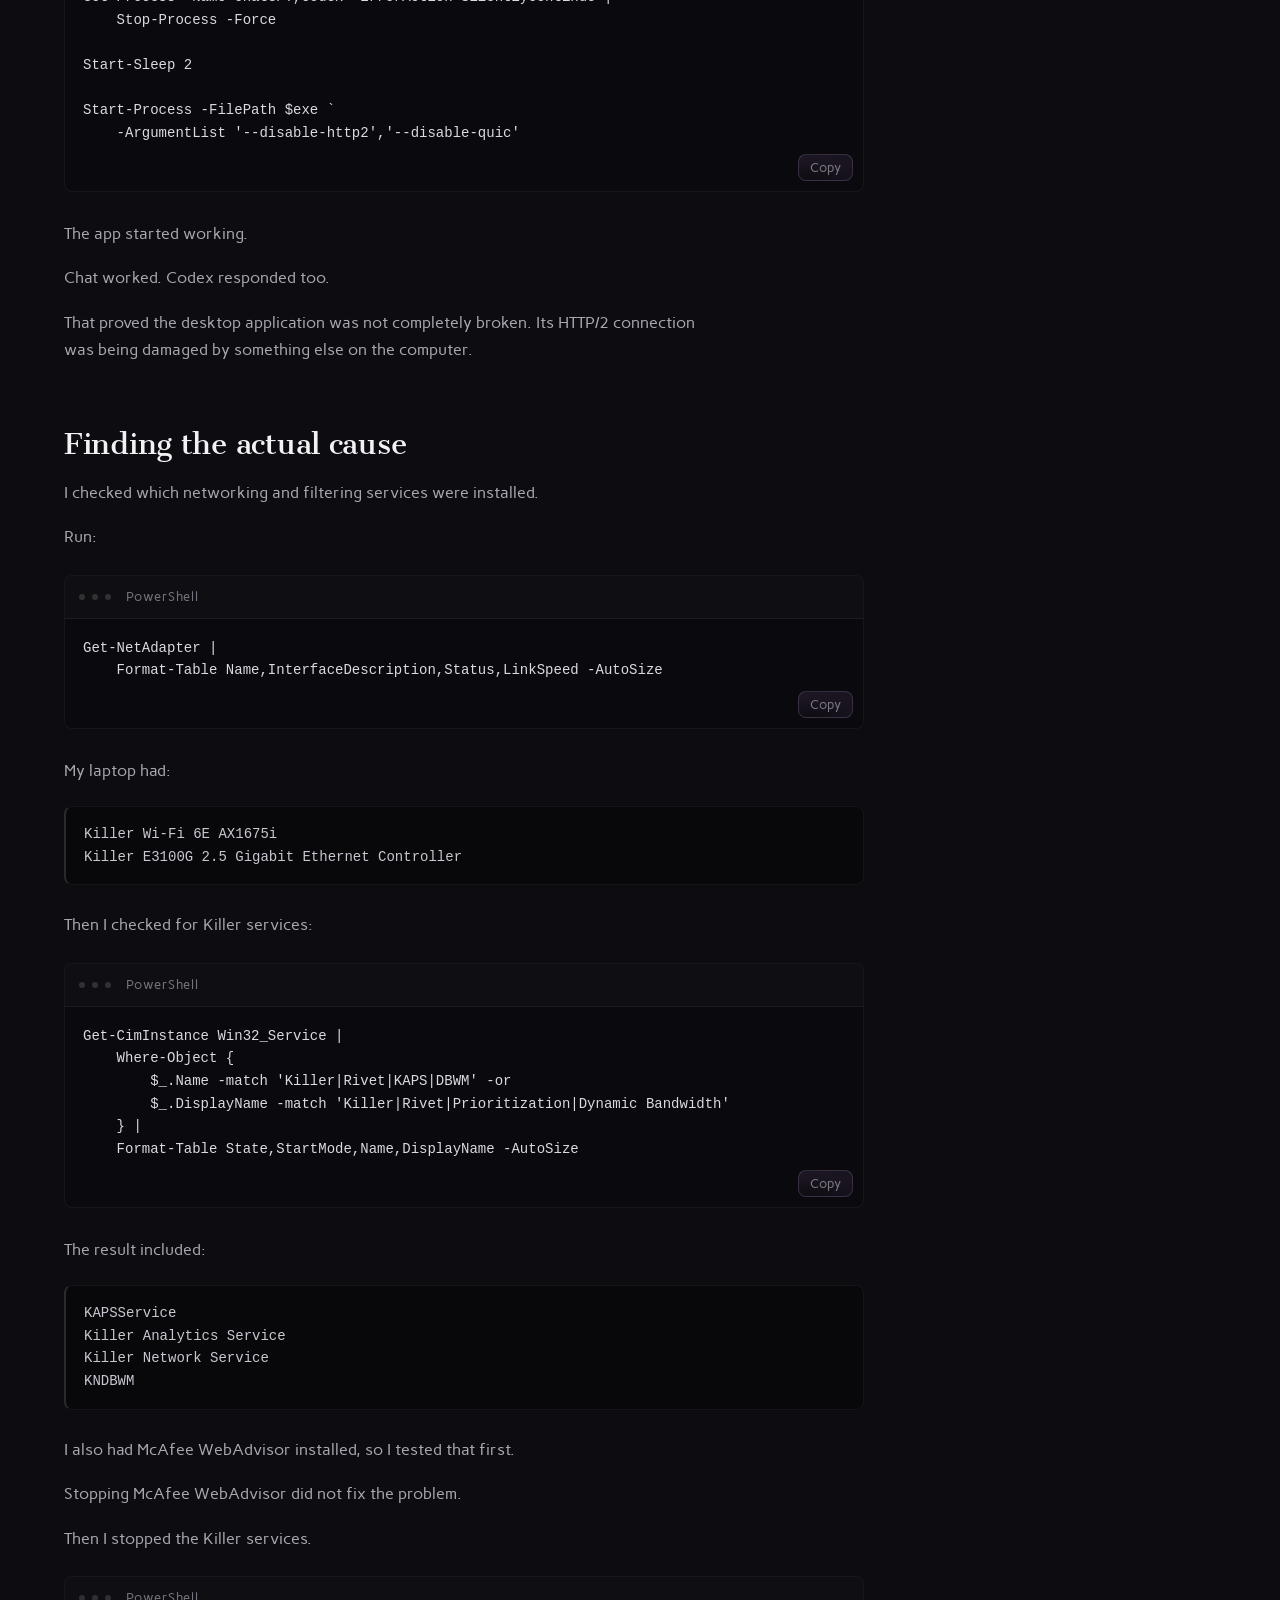
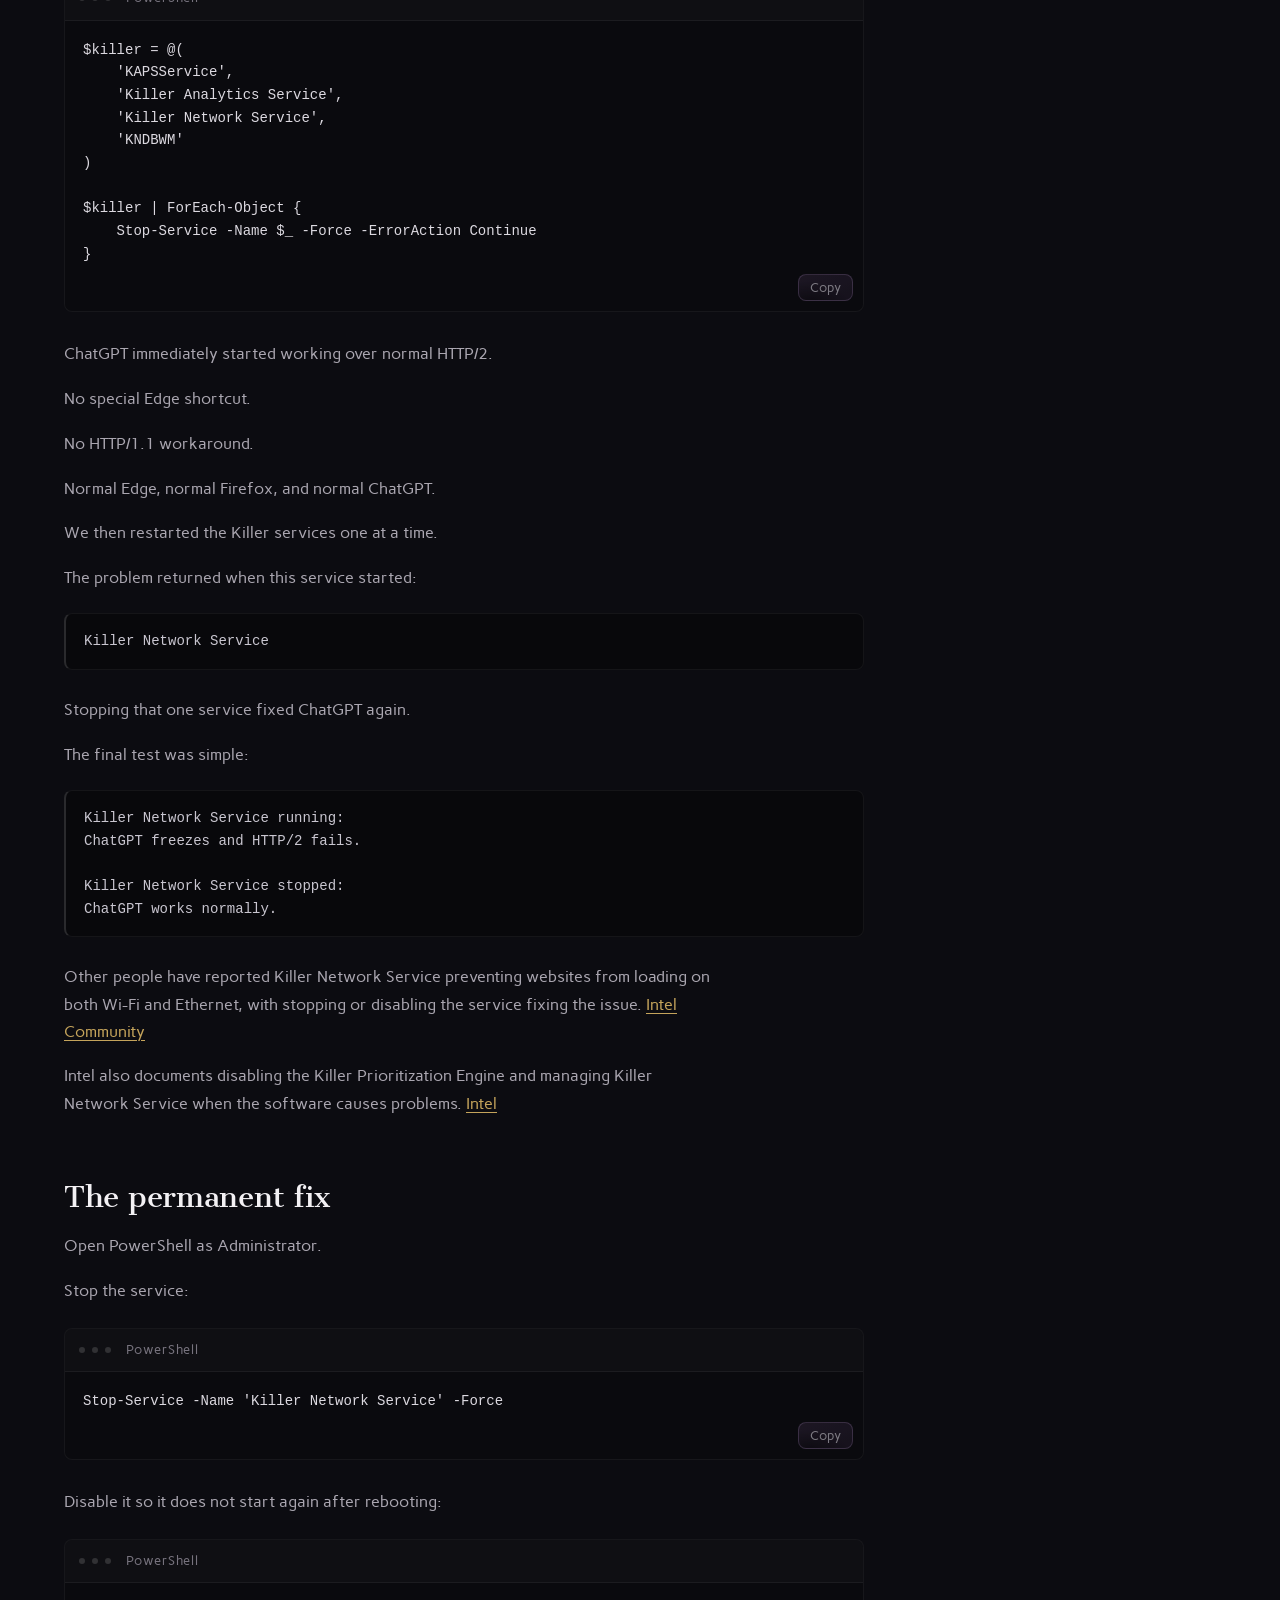
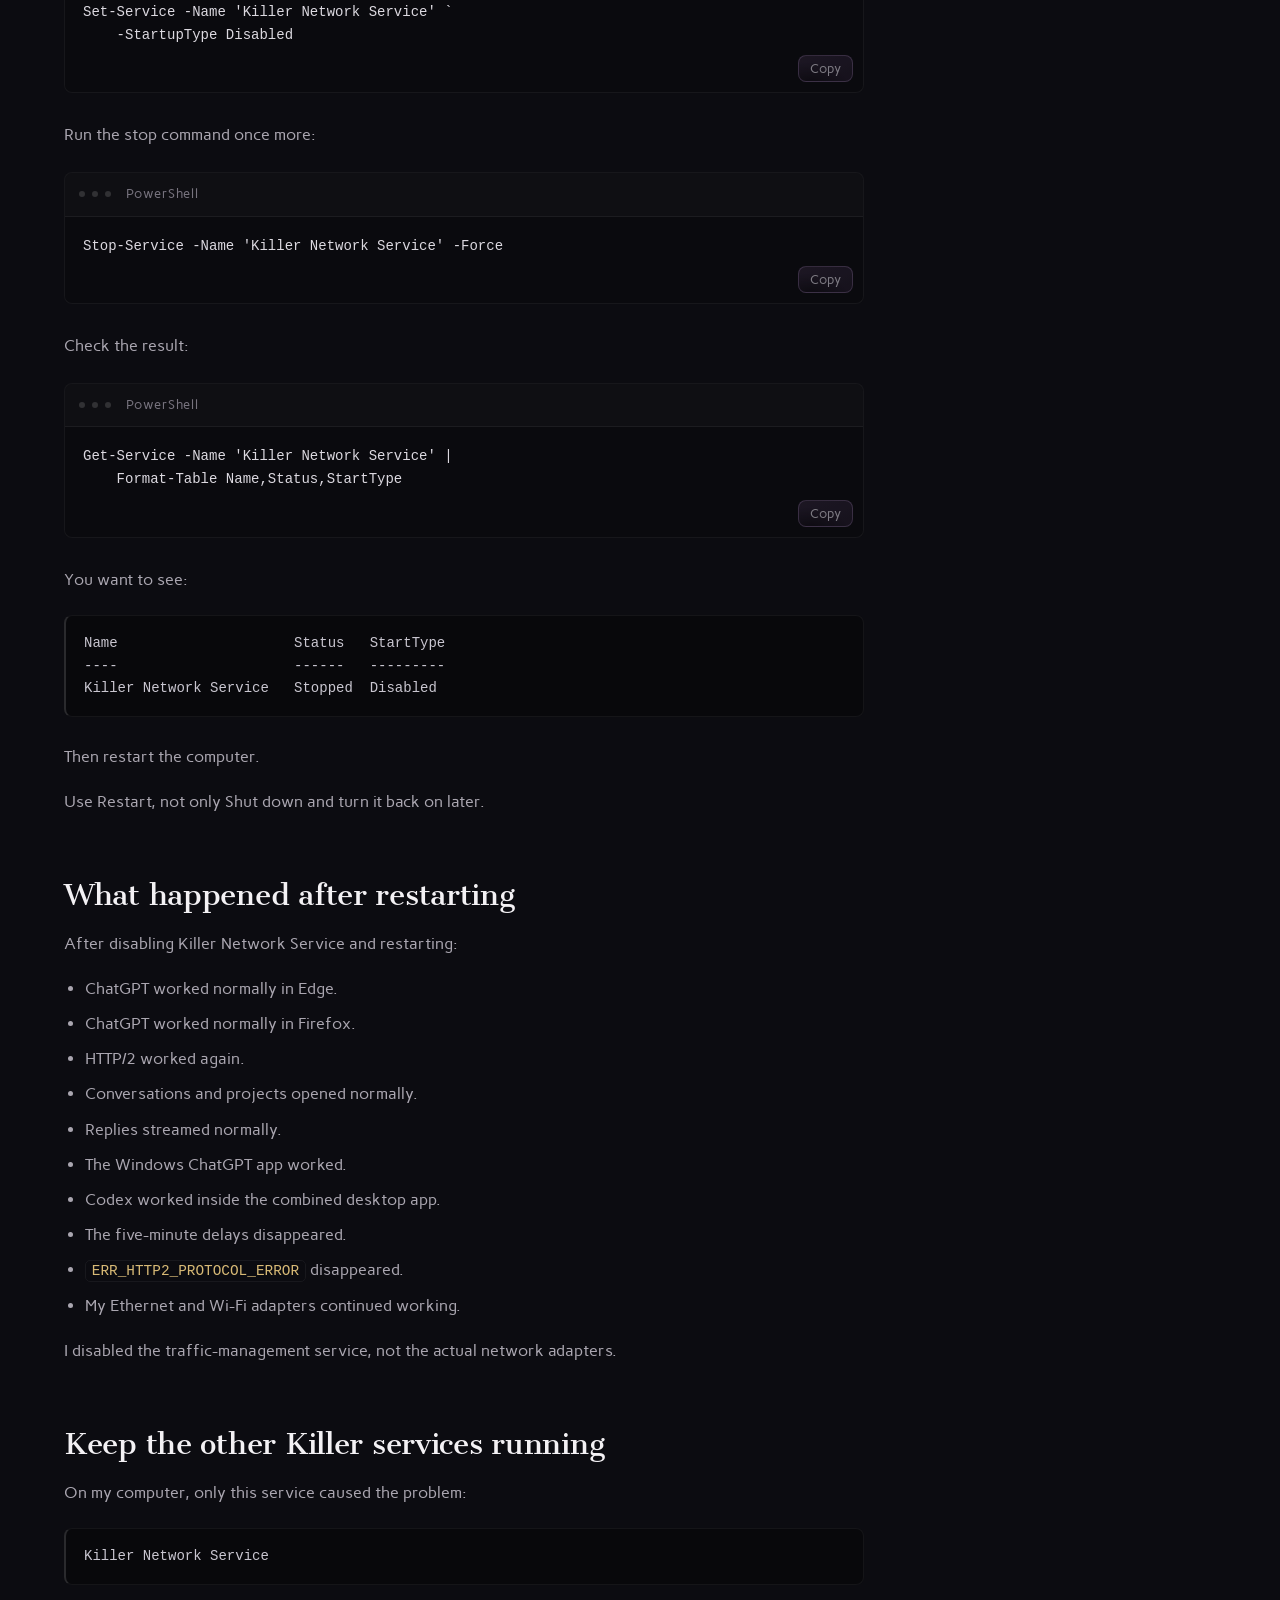
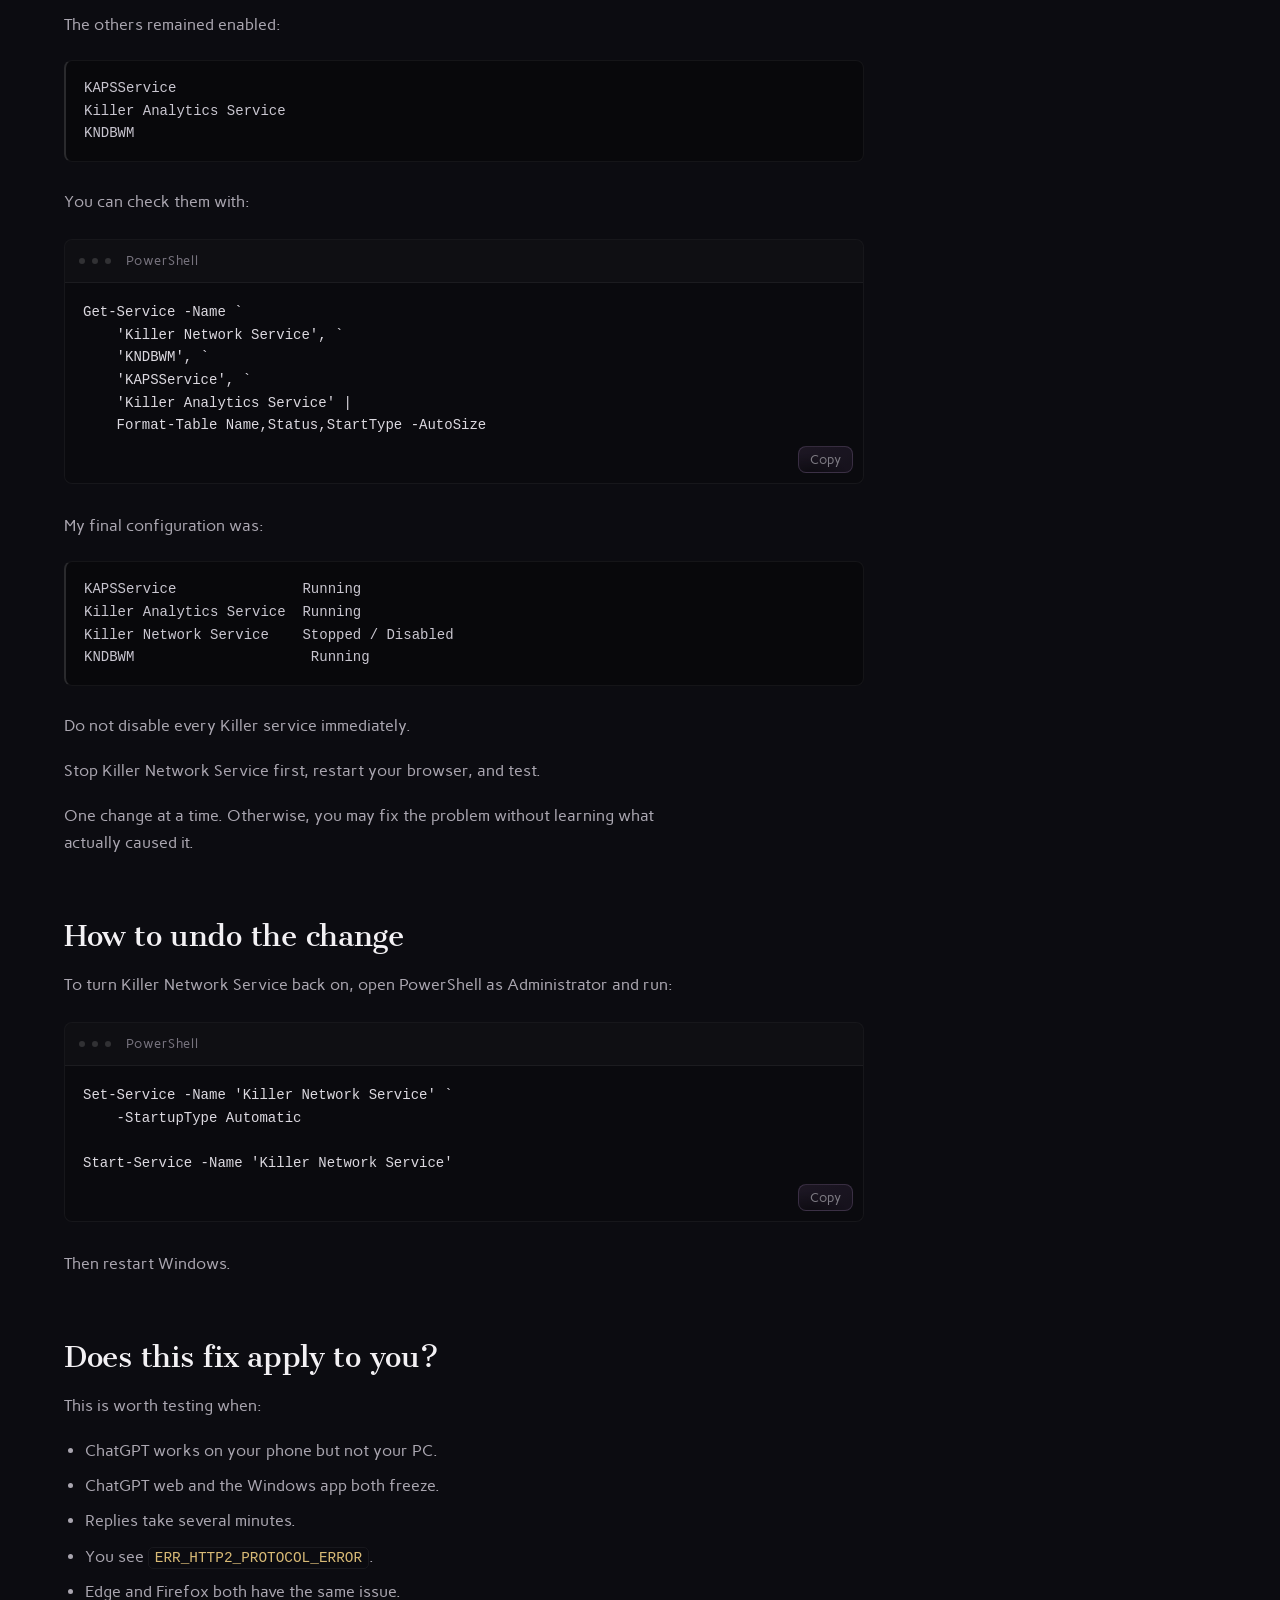
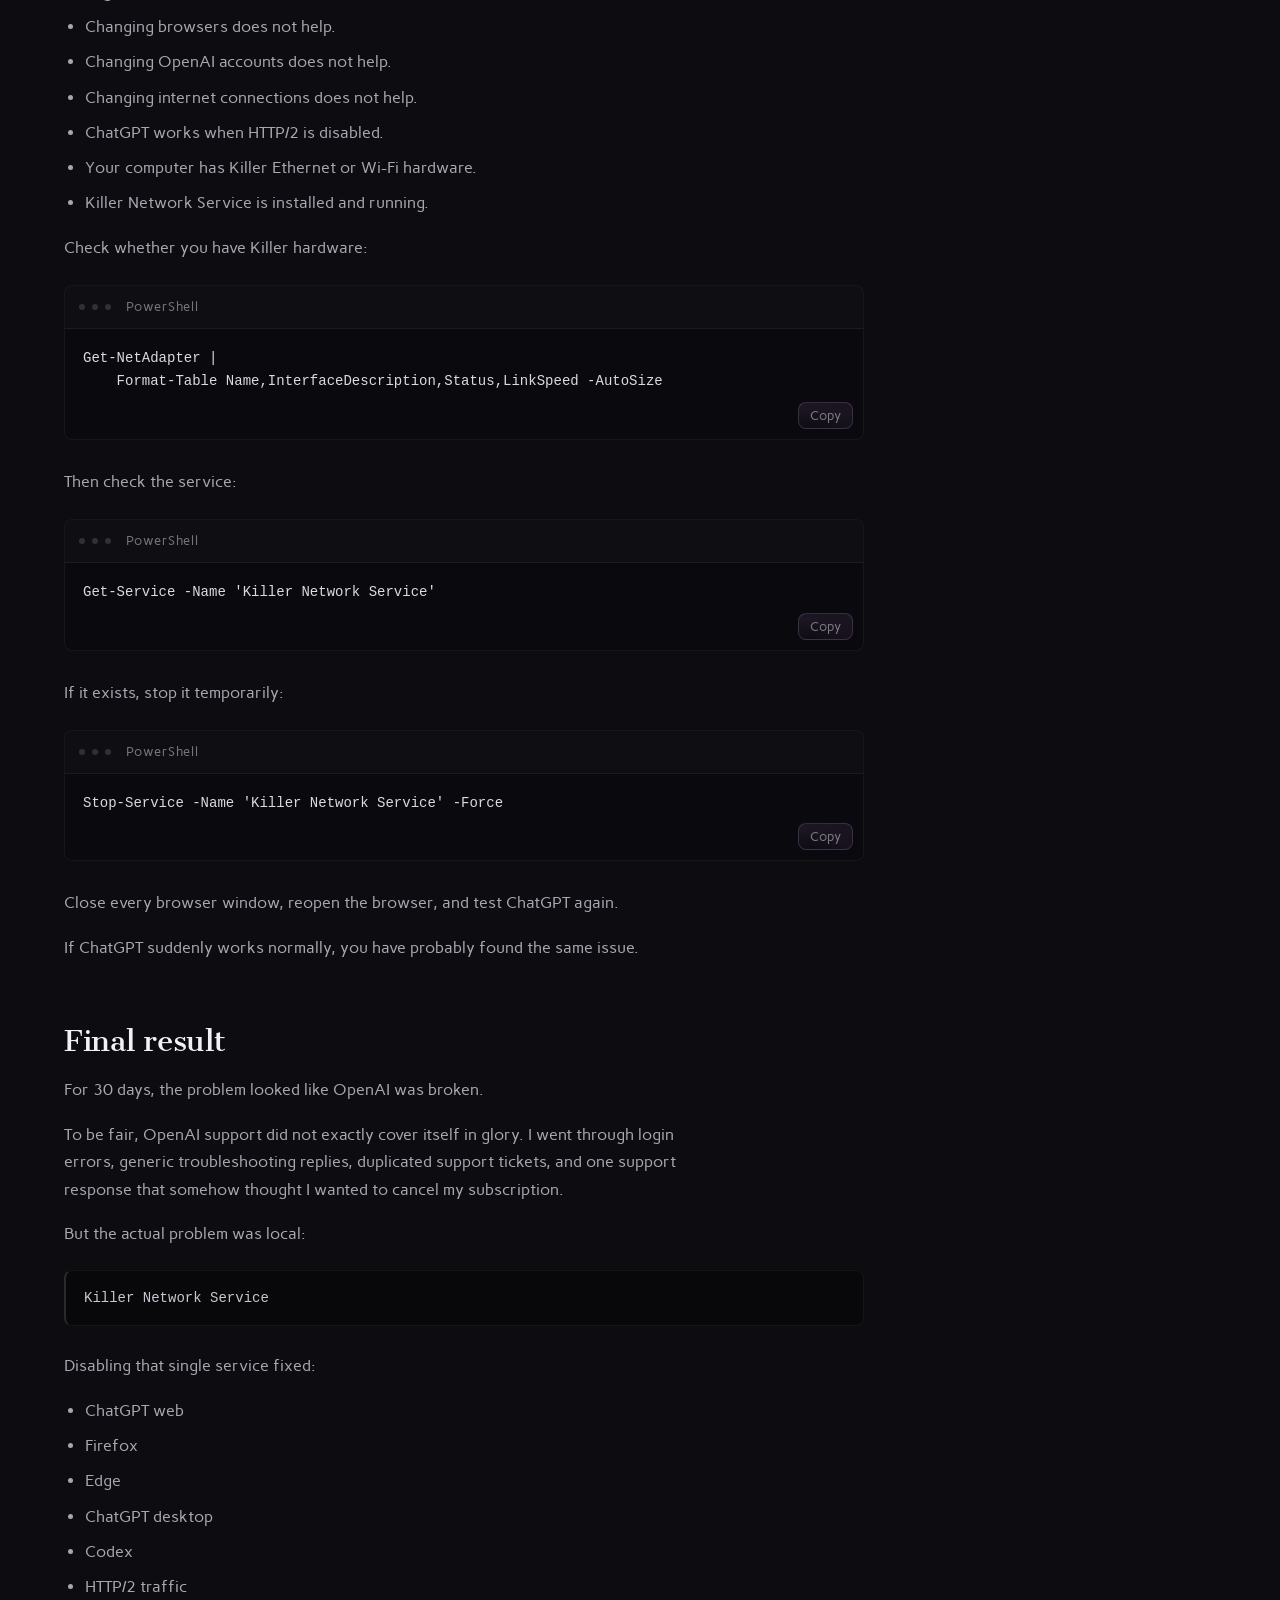
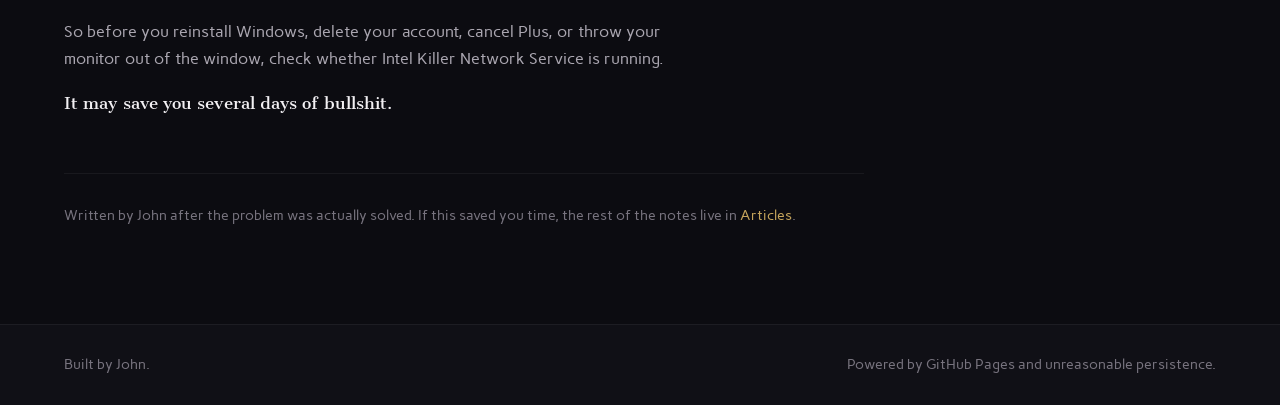
<file: fixes/chatgpt-http2-killer-network-service/index.html>
<!doctype html>
<html lang="en">
<head>
  <meta charset="utf-8">
  <meta name="viewport" content="width=device-width, initial-scale=1">
  <title>ChatGPT ERR_HTTP2_PROTOCOL_ERROR on Windows: Killer Network Service Fix</title>
  <meta name="description" content="ChatGPT was almost unusable on Windows for 30 days because Killer Network Service was breaking HTTP/2. This is the full diagnosis, proof, fix and rollback.">
  <meta name="author" content="John">
  <meta name="theme-color" content="#0c0c11">
  <link rel="canonical" href="https://john-thebaptist.github.io/fixes/chatgpt-http2-killer-network-service/">
  <link rel="icon" href="/assets/favicon.svg" type="image/svg+xml">
  <link rel="preload" href="/assets/fonts/carme-latin.woff2" as="font" type="font/woff2" crossorigin>
  <link rel="preload" href="/assets/fonts/cantata-one-latin.woff2" as="font" type="font/woff2" crossorigin>
  <link rel="stylesheet" href="/assets/styles.css">
  <link rel="alternate" type="application/rss+xml" title="John&rsquo;s Tech Notes" href="/feed.xml">
  <meta property="og:type" content="article">
  <meta property="og:site_name" content="John&rsquo;s Tech Notes">
  <meta property="og:title" content="ChatGPT and the ERR_HTTP2_PROTOCOL_ERROR drama, fixed.">
  <meta property="og:description" content="ChatGPT freezing, taking minutes to reply, or showing ERR_HTTP2_PROTOCOL_ERROR? Check this before reinstalling Windows or cancelling your subscription.">
  <meta property="og:url" content="https://john-thebaptist.github.io/fixes/chatgpt-http2-killer-network-service/">
  <meta property="og:image" content="https://john-thebaptist.github.io/assets/og-cover.png">
  <meta property="article:published_time" content="2026-07-25">
  <meta property="article:modified_time" content="2026-07-25">
  <meta property="article:author" content="John">
  <meta name="twitter:card" content="summary_large_image">
  <meta name="twitter:title" content="ChatGPT and the ERR_HTTP2_PROTOCOL_ERROR drama, fixed.">
  <meta name="twitter:description" content="ChatGPT freezing, taking minutes to reply, or showing ERR_HTTP2_PROTOCOL_ERROR? Check this before reinstalling Windows or cancelling your subscription.">
  <meta name="twitter:image" content="https://john-thebaptist.github.io/assets/og-cover.png">
  <script type="application/ld+json">
  {
    "@context": "https://schema.org",
    "@type": "TechArticle",
    "headline": "ChatGPT and the ERR_HTTP2_PROTOCOL_ERROR drama, fixed.",
    "description": "A controlled investigation into ERR_HTTP2_PROTOCOL_ERROR, broken HTTP/2 traffic and the Windows service responsible.",
    "datePublished": "2026-07-25",
    "dateModified": "2026-07-25",
    "inLanguage": "en",
    "author": {
      "@type": "Person",
      "name": "John",
      "url": "https://github.com/John-thebaptist"
    },
    "publisher": {
      "@type": "Person",
      "name": "John",
      "url": "https://john-thebaptist.github.io/"
    },
    "mainEntityOfPage": {
      "@type": "WebPage",
      "@id": "https://john-thebaptist.github.io/fixes/chatgpt-http2-killer-network-service/"
    },
    "image": "https://john-thebaptist.github.io/assets/og-cover.png",
    "keywords": "ERR_HTTP2_PROTOCOL_ERROR, Killer Network Service, HTTP/2, Windows, ChatGPT, Intel Killer, networking",
    "proficiencyLevel": "Beginner"
  }
  </script>
</head>
<body>
  <a class="skip-link" href="#main">Skip to content</a>

  <header class="site-header">
    <div class="shell">
      <a class="brand" href="/">
        <span>John The Baptist</span>
      </a>
      <nav class="site-nav" aria-label="Main">
        <a href="/articles/" aria-current="page">Articles</a>
        <a href="/builds/">Builds</a>
        <a href="/about/">About</a>
        <a href="https://github.com/John-thebaptist" rel="me noopener">GitHub</a>
      </nav>
    </div>
  </header>

  <main id="main" class="shell article-layout">
    <article>
      <a class="back-link" href="/fixes/"><span aria-hidden="true">&larr;</span> All fixes</a>

      <header class="article-header">
        <p class="label">Fix &middot; Windows &middot; Networking</p>
        <h1 class="title-code">ChatGPT and the <span class="title-code__token">ERR_HTTP2_PROTOCOL_ERROR</span> drama, fixed.</h1>
        <p class="article-deck">ChatGPT freezing, taking minutes to reply, or showing <code>ERR_HTTP2_PROTOCOL_ERROR</code>? Check this before reinstalling Windows or cancelling your subscription.</p>
        <ul class="article-meta">
          <li><time datetime="2026-07-25">25 July 2026</time></li>
          <li>Windows 11</li>
        </ul>
        <div class="article-actions">
          <a class="button" href="/fixes/chatgpt-http2-killer-network-service/tldr/">Read the TL;DR <span aria-hidden="true">&rarr;</span></a>
        </div>
      </header>

      <div class="article-body">
        <p>ChatGPT was almost unusable on my Windows 11 laptop for around 30 days.</p>
        <p>The web version barely worked. The Windows desktop app was unstable. Codex was affected too.</p>
        <p>Sometimes ChatGPT would sit there thinking for five or six minutes. Sometimes the sidebar loaded but conversations would not open. Sometimes it looked like a reply was coming, only to end with:</p>
        <pre class="output"><code>net::ERR_HTTP2_PROTOCOL_ERROR</code></pre>
        <p>I also saw:</p>
        <pre class="output"><code>primaryapi_server_error
HTTP 500
HTTP 503</code></pre>
        <p>And this cheerful little message:</p>
        <pre class="output"><code>biscuit_baker_service_me_circuit_open</code></pre>
        <p>Meanwhile, ChatGPT worked on my phone.</p>
        <p>Naturally, this made the problem look like an OpenAI account issue, a browser problem, a broken Windows app, an internet problem, or all of them at once.</p>
        <p>It was none of those.</p>
        <p>The actual cause was:</p>
        <pre class="output"><code>Killer Network Service</code></pre>
        <p>Yes. Software called Killer Network Service was killing my network connection. At least the naming was honest.</p>

        <h2 id="symptoms">My symptoms</h2>
        <p>These were the main problems:</p>
        <ul>
          <li>ChatGPT took several minutes to reply.</li>
          <li>Replies frequently failed instead of completing.</li>
          <li>Conversations and projects would not open.</li>
          <li>The sidebar loaded very slowly.</li>
          <li>The Windows ChatGPT app kept freezing.</li>
          <li>Codex inside the new desktop app was affected.</li>
          <li>Edge showed <code>ERR_HTTP2_PROTOCOL_ERROR</code>.</li>
          <li>Firefox also failed.</li>
          <li>ChatGPT worked much better from my phone.</li>
          <li>OpenAI’s status page often showed everything working normally.</li>
        </ul>
        <p>OpenAI recommends trying another browser, using private mode, disabling VPNs and proxies, clearing browser data, checking security software, and testing another network. I tested all of that. <a href="https://help.openai.com/en/articles/7996703">OpenAI Help Center</a></p>
        <p>Nothing fixed it.</p>

        <h2 id="testing">Everything I tested</h2>
        <p>Before finding the cause, I went through the usual troubleshooting marathon.</p>
        <p>I tested:</p>
        <ul>
          <li>Microsoft Edge</li>
          <li>Edge InPrivate</li>
          <li>Brave</li>
          <li>Firefox</li>
          <li>The ChatGPT Windows app</li>
          <li>The new combined ChatGPT and Codex app</li>
          <li>Google login</li>
          <li>Email login</li>
          <li>My home internet connection</li>
          <li>A mobile hotspot</li>
          <li>A second OpenAI account</li>
          <li>Browser extensions disabled</li>
          <li>Secure DNS disabled</li>
          <li>No VPN</li>
          <li>No proxy</li>
          <li>ChatGPT app Repair</li>
          <li>Windows DNS flush</li>
          <li>Winsock reset</li>
          <li>TCP/IP reset</li>
        </ul>
        <p>The second OpenAI account worked at first, which made me think my main account was broken.</p>
        <p>Then the second account also failed.</p>
        <p>That ruled out the account.</p>
        <p>Firefox failed too, which ruled out this being only a Chromium or Edge problem.</p>
        <p>The same errors happened through another internet connection, which made the router and ISP less likely.</p>
        <p>At this point, something inside Windows was clearly messing with the connection.</p>

        <h2 id="http-clue">The first real clue: HTTP/1.1 worked</h2>
        <p>I launched Edge with HTTP/2 and QUIC disabled.</p>
        <p>Run this in PowerShell:</p>
        <div class="terminal">
          <div class="terminal__bar">
            <span class="terminal__dot" aria-hidden="true"></span><span class="terminal__dot" aria-hidden="true"></span><span class="terminal__dot" aria-hidden="true"></span>
            <span class="terminal__label">PowerShell</span>
          </div>
          <pre><code>$edge="${env:ProgramFiles(x86)}\Microsoft\Edge\Application\msedge.exe"

if (!(Test-Path $edge)) {
    $edge="$env:ProgramFiles\Microsoft\Edge\Application\msedge.exe"
}

Stop-Process -Name msedge -Force -ErrorAction SilentlyContinue

Start-Process $edge -ArgumentList `
    '--disable-http2', `
    '--disable-quic', `
    "--user-data-dir=$env:TEMP\ChatGPT-HTTP1-Test", `
    '--disable-extensions', `
    'https://chatgpt.com'</code></pre>
        </div>
        <p>ChatGPT suddenly worked.</p>
        <p>Not “slightly better.”</p>
        <p>It worked quickly and normally.</p>
        <p>Inside Edge Developer Tools, the requests were using:</p>
        <pre class="output"><code>http/1.1</code></pre>
        <p>When I repeated the same test with HTTP/2 enabled, ChatGPT froze again.</p>
        <p>The comparison was clear:</p>
        <div class="table-wrap">
          <table>
          <thead><tr><th>Test</th><th>Result</th></tr></thead>
          <tbody>
            <tr><td>HTTP/1.1</td><td class="result-good">Worked</td></tr>
            <tr><td>HTTP/2</td><td class="result-bad">Froze</td></tr>
            <tr><td>HTTP/2 in Edge</td><td class="result-bad">Failed</td></tr>
            <tr><td>HTTP/2 in Firefox</td><td class="result-bad">Failed</td></tr>
            <tr><td>HTTP/2 in ChatGPT desktop</td><td class="result-bad">Failed</td></tr>
            <tr><td>Different OpenAI account</td><td class="result-bad">Also failed</td></tr>
          </tbody>
        </table>
        </div>
        <p>That was the turning point.</p>
        <p>ChatGPT itself was not the main problem.</p>
        <p>Something on my computer was breaking HTTP/2 traffic.</p>

        <h2 id="temporary-workaround">Temporary ChatGPT workaround</h2>
        <p>Before finding the proper fix, I created a separate ChatGPT shortcut that forced Edge to use HTTP/1.1.</p>
        <p>Run this once in PowerShell:</p>
        <div class="terminal">
          <div class="terminal__bar">
            <span class="terminal__dot" aria-hidden="true"></span><span class="terminal__dot" aria-hidden="true"></span><span class="terminal__dot" aria-hidden="true"></span>
            <span class="terminal__label">PowerShell</span>
          </div>
          <pre><code>$edge="${env:ProgramFiles(x86)}\Microsoft\Edge\Application\msedge.exe"

if (!(Test-Path $edge)) {
    $edge="$env:ProgramFiles\Microsoft\Edge\Application\msedge.exe"
}

$profile="$env:LOCALAPPDATA\ChatGPT-HTTP1"
$desktop=[Environment]::GetFolderPath("Desktop")
$shell=New-Object -ComObject WScript.Shell

$shortcut=$shell.CreateShortcut(
    "$desktop\ChatGPT HTTP1.lnk"
)

$shortcut.TargetPath=$edge
$shortcut.Arguments="--disable-http2 --disable-quic --disable-extensions --user-data-dir=`"$profile`" --app=https://chatgpt.com"
$shortcut.WorkingDirectory=Split-Path $edge
$shortcut.IconLocation="$edge,0"
$shortcut.Save()</code></pre>
        </div>
        <p>This creates a desktop shortcut called:</p>
        <pre class="output"><code>ChatGPT HTTP1</code></pre>
        <p>It opens ChatGPT in its own Edge window with HTTP/2 disabled.</p>
        <p>The connection is still encrypted through HTTPS. This only changes the HTTP version.</p>
        <p>It was a useful temporary fix, but I still wanted the normal website, desktop app, and Codex to work properly.</p>

        <h2 id="desktop-app">The same workaround fixed the real desktop app</h2>
        <p>The new combined ChatGPT and Codex Windows app uses its own Chromium network process.</p>
        <p>I launched the actual app with HTTP/2 and QUIC disabled:</p>
        <div class="terminal">
          <div class="terminal__bar">
            <span class="terminal__dot" aria-hidden="true"></span><span class="terminal__dot" aria-hidden="true"></span><span class="terminal__dot" aria-hidden="true"></span>
            <span class="terminal__label">PowerShell</span>
          </div>
          <pre><code>$pkg = Get-AppxPackage OpenAI.Codex
$exe = Join-Path $pkg.InstallLocation 'app\ChatGPT.exe'

Get-Process -Name ChatGPT,codex -ErrorAction SilentlyContinue |
    Stop-Process -Force

Start-Sleep 2

Start-Process -FilePath $exe `
    -ArgumentList '--disable-http2','--disable-quic'</code></pre>
        </div>
        <p>The app started working.</p>
        <p>Chat worked. Codex responded too.</p>
        <p>That proved the desktop application was not completely broken. Its HTTP/2 connection was being damaged by something else on the computer.</p>

        <h2 id="cause">Finding the actual cause</h2>
        <p>I checked which networking and filtering services were installed.</p>
        <p>Run:</p>
        <div class="terminal">
          <div class="terminal__bar">
            <span class="terminal__dot" aria-hidden="true"></span><span class="terminal__dot" aria-hidden="true"></span><span class="terminal__dot" aria-hidden="true"></span>
            <span class="terminal__label">PowerShell</span>
          </div>
          <pre><code>Get-NetAdapter |
    Format-Table Name,InterfaceDescription,Status,LinkSpeed -AutoSize</code></pre>
        </div>
        <p>My laptop had:</p>
        <pre class="output"><code>Killer Wi-Fi 6E AX1675i
Killer E3100G 2.5 Gigabit Ethernet Controller</code></pre>
        <p>Then I checked for Killer services:</p>
        <div class="terminal">
          <div class="terminal__bar">
            <span class="terminal__dot" aria-hidden="true"></span><span class="terminal__dot" aria-hidden="true"></span><span class="terminal__dot" aria-hidden="true"></span>
            <span class="terminal__label">PowerShell</span>
          </div>
          <pre><code>Get-CimInstance Win32_Service |
    Where-Object {
        $_.Name -match 'Killer|Rivet|KAPS|DBWM' -or
        $_.DisplayName -match 'Killer|Rivet|Prioritization|Dynamic Bandwidth'
    } |
    Format-Table State,StartMode,Name,DisplayName -AutoSize</code></pre>
        </div>
        <p>The result included:</p>
        <pre class="output"><code>KAPSService
Killer Analytics Service
Killer Network Service
KNDBWM</code></pre>
        <p>I also had McAfee WebAdvisor installed, so I tested that first.</p>
        <p>Stopping McAfee WebAdvisor did not fix the problem.</p>
        <p>Then I stopped the Killer services.</p>
        <div class="terminal">
          <div class="terminal__bar">
            <span class="terminal__dot" aria-hidden="true"></span><span class="terminal__dot" aria-hidden="true"></span><span class="terminal__dot" aria-hidden="true"></span>
            <span class="terminal__label">PowerShell</span>
          </div>
          <pre><code>$killer = @(
    'KAPSService',
    'Killer Analytics Service',
    'Killer Network Service',
    'KNDBWM'
)

$killer | ForEach-Object {
    Stop-Service -Name $_ -Force -ErrorAction Continue
}</code></pre>
        </div>
        <p>ChatGPT immediately started working over normal HTTP/2.</p>
        <p>No special Edge shortcut.</p>
        <p>No HTTP/1.1 workaround.</p>
        <p>Normal Edge, normal Firefox, and normal ChatGPT.</p>
        <p>We then restarted the Killer services one at a time.</p>
        <p>The problem returned when this service started:</p>
        <pre class="output"><code>Killer Network Service</code></pre>
        <p>Stopping that one service fixed ChatGPT again.</p>
        <p>The final test was simple:</p>
        <pre class="output"><code>Killer Network Service running:
ChatGPT freezes and HTTP/2 fails.

Killer Network Service stopped:
ChatGPT works normally.</code></pre>
        <p>Other people have reported Killer Network Service preventing websites from loading on both Wi-Fi and Ethernet, with stopping or disabling the service fixing the issue. <a href="https://community.intel.com/t5/Wireless/Killer-Network-Service-preventing-connection-to-some-websites/td-p/1366144">Intel Community</a></p>
        <p>Intel also documents disabling the Killer Prioritization Engine and managing Killer Network Service when the software causes problems. <a href="https://www.intel.com/content/www/us/en/support/articles/000058940/wireless/wireless-software.html">Intel</a></p>

        <h2 id="permanent-fix">The permanent fix</h2>
        <p>Open PowerShell as Administrator.</p>
        <p>Stop the service:</p>
        <div class="terminal">
          <div class="terminal__bar">
            <span class="terminal__dot" aria-hidden="true"></span><span class="terminal__dot" aria-hidden="true"></span><span class="terminal__dot" aria-hidden="true"></span>
            <span class="terminal__label">PowerShell</span>
          </div>
          <pre><code>Stop-Service -Name 'Killer Network Service' -Force</code></pre>
        </div>
        <p>Disable it so it does not start again after rebooting:</p>
        <div class="terminal">
          <div class="terminal__bar">
            <span class="terminal__dot" aria-hidden="true"></span><span class="terminal__dot" aria-hidden="true"></span><span class="terminal__dot" aria-hidden="true"></span>
            <span class="terminal__label">PowerShell</span>
          </div>
          <pre><code>Set-Service -Name 'Killer Network Service' `
    -StartupType Disabled</code></pre>
        </div>
        <p>Run the stop command once more:</p>
        <div class="terminal">
          <div class="terminal__bar">
            <span class="terminal__dot" aria-hidden="true"></span><span class="terminal__dot" aria-hidden="true"></span><span class="terminal__dot" aria-hidden="true"></span>
            <span class="terminal__label">PowerShell</span>
          </div>
          <pre><code>Stop-Service -Name 'Killer Network Service' -Force</code></pre>
        </div>
        <p>Check the result:</p>
        <div class="terminal">
          <div class="terminal__bar">
            <span class="terminal__dot" aria-hidden="true"></span><span class="terminal__dot" aria-hidden="true"></span><span class="terminal__dot" aria-hidden="true"></span>
            <span class="terminal__label">PowerShell</span>
          </div>
          <pre><code>Get-Service -Name 'Killer Network Service' |
    Format-Table Name,Status,StartType</code></pre>
        </div>
        <p>You want to see:</p>
        <pre class="output"><code>Name                     Status   StartType
----                     ------   ---------
Killer Network Service   Stopped  Disabled</code></pre>
        <p>Then restart the computer.</p>
        <p>Use Restart, not only Shut down and turn it back on later.</p>

        <h2 id="after-restart">What happened after restarting</h2>
        <p>After disabling Killer Network Service and restarting:</p>
        <ul>
          <li>ChatGPT worked normally in Edge.</li>
          <li>ChatGPT worked normally in Firefox.</li>
          <li>HTTP/2 worked again.</li>
          <li>Conversations and projects opened normally.</li>
          <li>Replies streamed normally.</li>
          <li>The Windows ChatGPT app worked.</li>
          <li>Codex worked inside the combined desktop app.</li>
          <li>The five-minute delays disappeared.</li>
          <li><code>ERR_HTTP2_PROTOCOL_ERROR</code> disappeared.</li>
          <li>My Ethernet and Wi-Fi adapters continued working.</li>
        </ul>
        <p>I disabled the traffic-management service, not the actual network adapters.</p>

        <h2 id="other-services">Keep the other Killer services running</h2>
        <p>On my computer, only this service caused the problem:</p>
        <pre class="output"><code>Killer Network Service</code></pre>
        <p>The others remained enabled:</p>
        <pre class="output"><code>KAPSService
Killer Analytics Service
KNDBWM</code></pre>
        <p>You can check them with:</p>
        <div class="terminal">
          <div class="terminal__bar">
            <span class="terminal__dot" aria-hidden="true"></span><span class="terminal__dot" aria-hidden="true"></span><span class="terminal__dot" aria-hidden="true"></span>
            <span class="terminal__label">PowerShell</span>
          </div>
          <pre><code>Get-Service -Name `
    'Killer Network Service', `
    'KNDBWM', `
    'KAPSService', `
    'Killer Analytics Service' |
    Format-Table Name,Status,StartType -AutoSize</code></pre>
        </div>
        <p>My final configuration was:</p>
        <pre class="output"><code>KAPSService               Running
Killer Analytics Service  Running
Killer Network Service    Stopped / Disabled
KNDBWM                     Running</code></pre>
        <p>Do not disable every Killer service immediately.</p>
        <p>Stop Killer Network Service first, restart your browser, and test.</p>
        <p>One change at a time. Otherwise, you may fix the problem without learning what actually caused it.</p>

        <h2 id="rollback">How to undo the change</h2>
        <p>To turn Killer Network Service back on, open PowerShell as Administrator and run:</p>
        <div class="terminal">
          <div class="terminal__bar">
            <span class="terminal__dot" aria-hidden="true"></span><span class="terminal__dot" aria-hidden="true"></span><span class="terminal__dot" aria-hidden="true"></span>
            <span class="terminal__label">PowerShell</span>
          </div>
          <pre><code>Set-Service -Name 'Killer Network Service' `
    -StartupType Automatic

Start-Service -Name 'Killer Network Service'</code></pre>
        </div>
        <p>Then restart Windows.</p>

        <h2 id="applies">Does this fix apply to you?</h2>
        <p>This is worth testing when:</p>
        <ul>
          <li>ChatGPT works on your phone but not your PC.</li>
          <li>ChatGPT web and the Windows app both freeze.</li>
          <li>Replies take several minutes.</li>
          <li>You see <code>ERR_HTTP2_PROTOCOL_ERROR</code>.</li>
          <li>Edge and Firefox both have the same issue.</li>
          <li>Changing browsers does not help.</li>
          <li>Changing OpenAI accounts does not help.</li>
          <li>Changing internet connections does not help.</li>
          <li>ChatGPT works when HTTP/2 is disabled.</li>
          <li>Your computer has Killer Ethernet or Wi-Fi hardware.</li>
          <li>Killer Network Service is installed and running.</li>
        </ul>
        <p>Check whether you have Killer hardware:</p>
        <div class="terminal">
          <div class="terminal__bar">
            <span class="terminal__dot" aria-hidden="true"></span><span class="terminal__dot" aria-hidden="true"></span><span class="terminal__dot" aria-hidden="true"></span>
            <span class="terminal__label">PowerShell</span>
          </div>
          <pre><code>Get-NetAdapter |
    Format-Table Name,InterfaceDescription,Status,LinkSpeed -AutoSize</code></pre>
        </div>
        <p>Then check the service:</p>
        <div class="terminal">
          <div class="terminal__bar">
            <span class="terminal__dot" aria-hidden="true"></span><span class="terminal__dot" aria-hidden="true"></span><span class="terminal__dot" aria-hidden="true"></span>
            <span class="terminal__label">PowerShell</span>
          </div>
          <pre><code>Get-Service -Name 'Killer Network Service'</code></pre>
        </div>
        <p>If it exists, stop it temporarily:</p>
        <div class="terminal">
          <div class="terminal__bar">
            <span class="terminal__dot" aria-hidden="true"></span><span class="terminal__dot" aria-hidden="true"></span><span class="terminal__dot" aria-hidden="true"></span>
            <span class="terminal__label">PowerShell</span>
          </div>
          <pre><code>Stop-Service -Name 'Killer Network Service' -Force</code></pre>
        </div>
        <p>Close every browser window, reopen the browser, and test ChatGPT again.</p>
        <p>If ChatGPT suddenly works normally, you have probably found the same issue.</p>

        <h2 id="final-result">Final result</h2>
        <p>For 30 days, the problem looked like OpenAI was broken.</p>
        <p>To be fair, OpenAI support did not exactly cover itself in glory. I went through login errors, generic troubleshooting replies, duplicated support tickets, and one support response that somehow thought I wanted to cancel my subscription.</p>
        <p>But the actual problem was local:</p>
        <pre class="output"><code>Killer Network Service</code></pre>
        <p>Disabling that single service fixed:</p>
        <ul>
          <li>ChatGPT web</li>
          <li>Firefox</li>
          <li>Edge</li>
          <li>ChatGPT desktop</li>
          <li>Codex</li>
          <li>HTTP/2 traffic</li>
        </ul>
        <p>So before you reinstall Windows, delete your account, cancel Plus, or throw your monitor out of the window, check whether Intel Killer Network Service is running.</p>
        <p><strong>It may save you several days of bullshit.</strong></p>
      </div>

      <footer class="article-footer">
        <p>Written by John after the problem was actually solved. If this saved you time, the rest of the notes live in <a class="text-link" href="/articles/">Articles</a>.</p>
      </footer>
    </article>

    <aside class="toc" aria-labelledby="toc-title">
      <h2 id="toc-title">On this page</h2>
      <ol>
          <li><a href="#symptoms">My symptoms</a></li>
          <li><a href="#testing">Everything I tested</a></li>
          <li><a href="#http-clue">The first real clue: HTTP/1.1 worked</a></li>
          <li><a href="#temporary-workaround">Temporary ChatGPT workaround</a></li>
          <li><a href="#desktop-app">The same workaround fixed the real desktop app</a></li>
          <li><a href="#cause">Finding the actual cause</a></li>
          <li><a href="#permanent-fix">The permanent fix</a></li>
          <li><a href="#after-restart">What happened after restarting</a></li>
          <li><a href="#other-services">Keep the other Killer services running</a></li>
          <li><a href="#rollback">How to undo the change</a></li>
          <li><a href="#applies">Does this fix apply to you?</a></li>
          <li><a href="#final-result">Final result</a></li>
      </ol>
    </aside>
  </main>

  <footer class="site-footer">
    <div class="shell">
      <p>Built by John.</p>
      <p>Powered by GitHub Pages and unreasonable persistence.</p>
    </div>
  </footer>

  <script src="/assets/copy.js" defer></script>
</body>
</html>
</file>
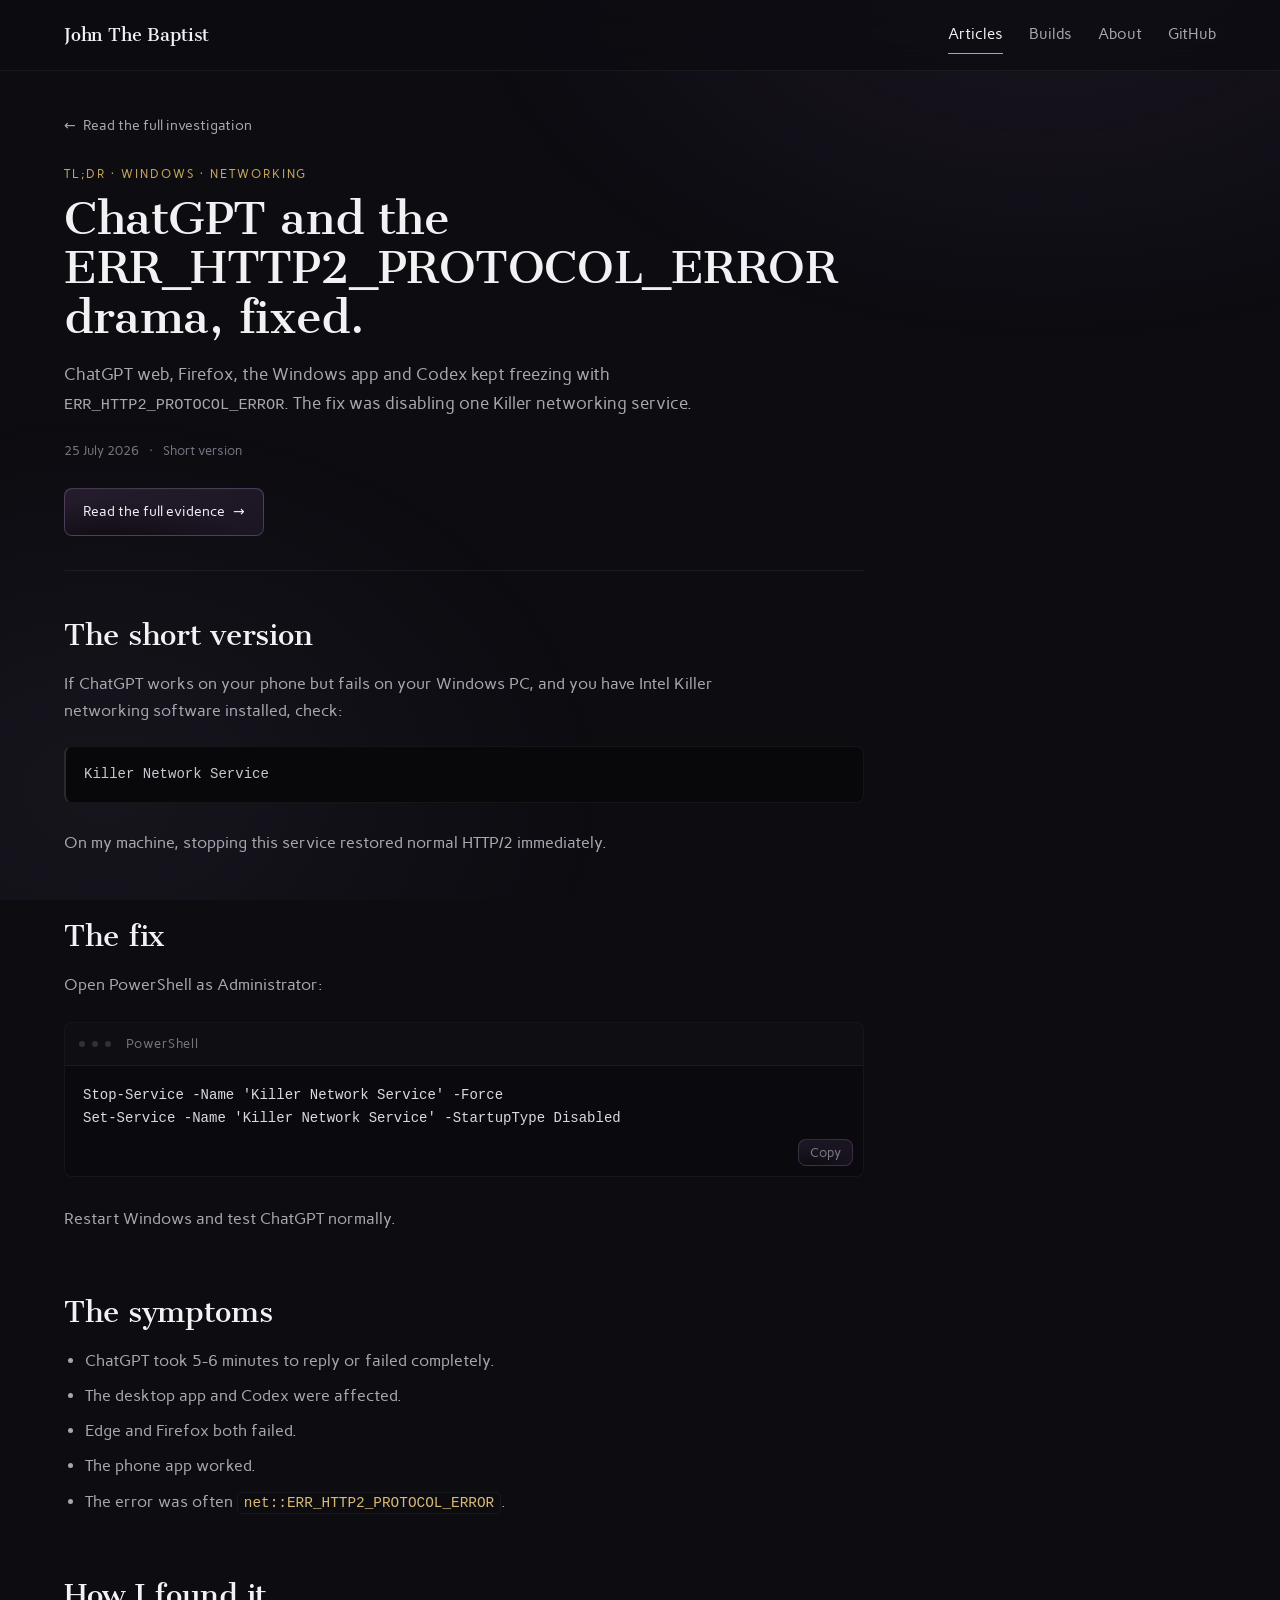
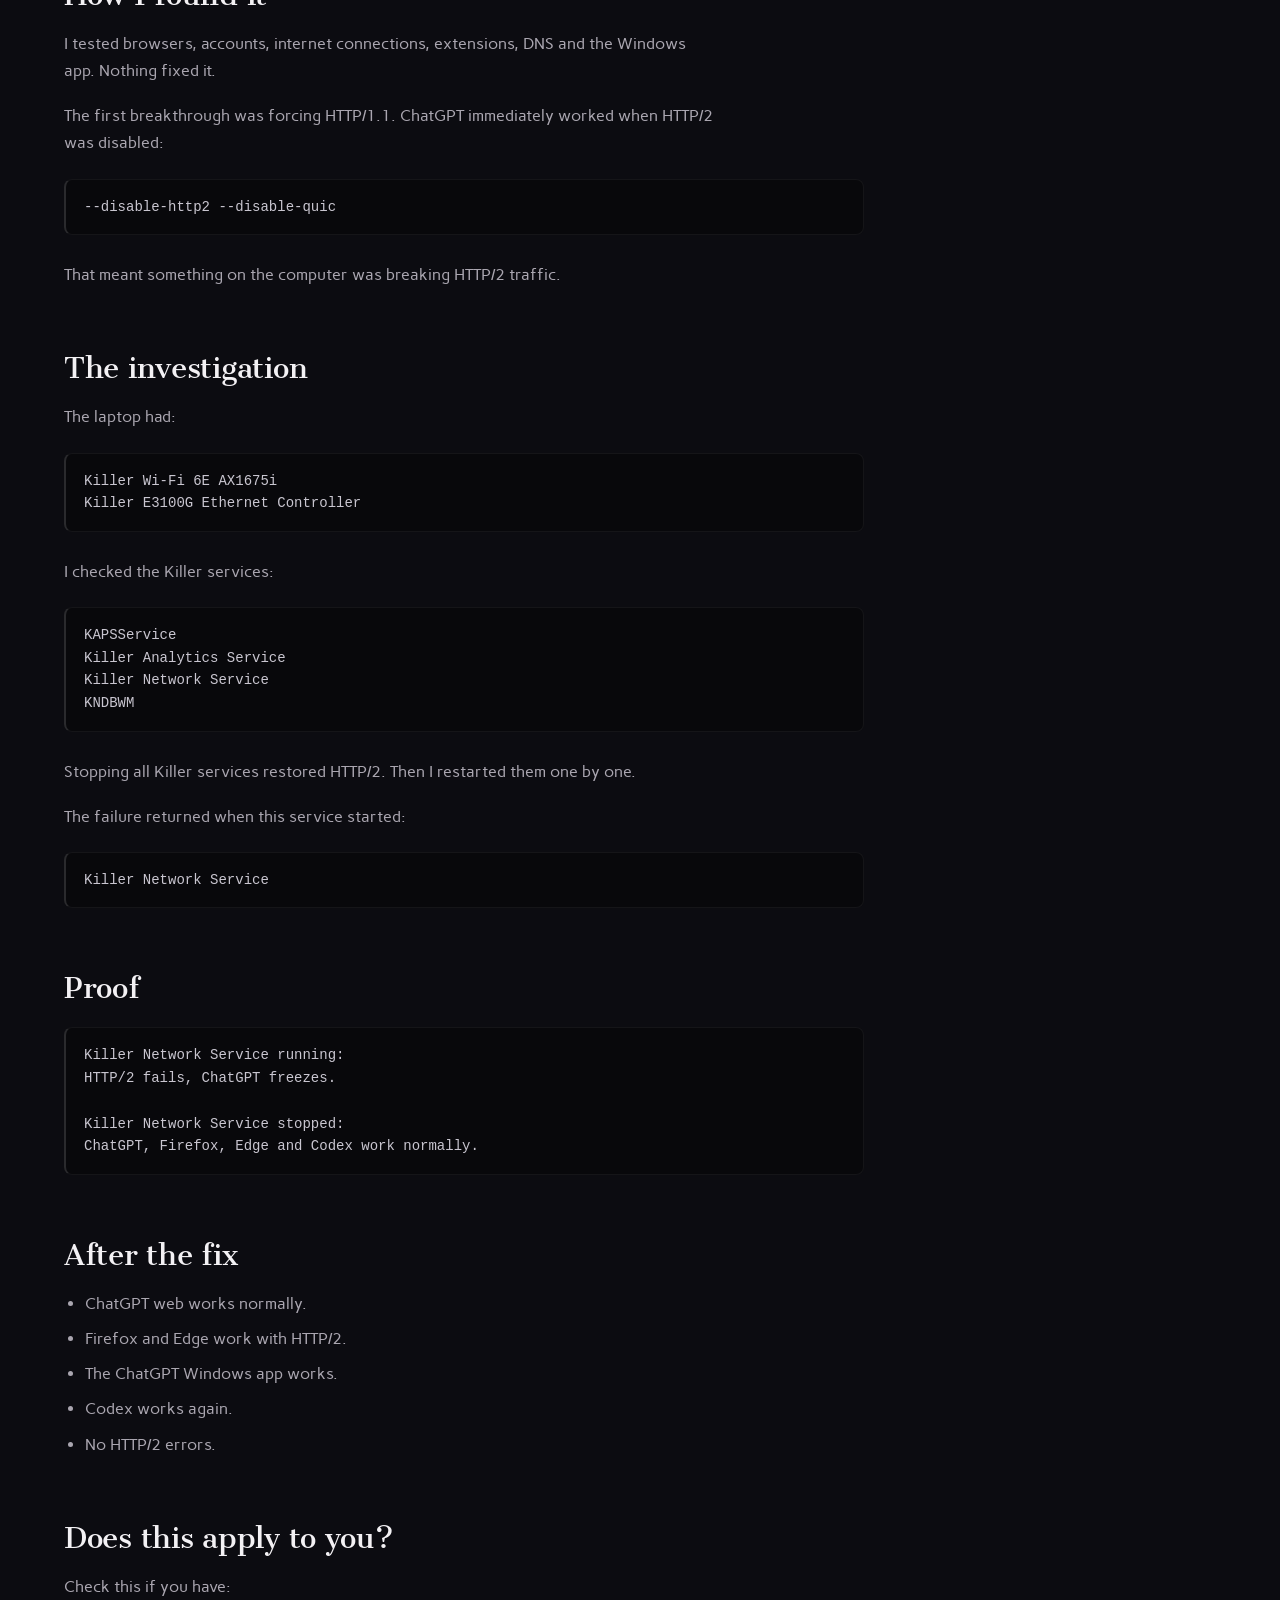
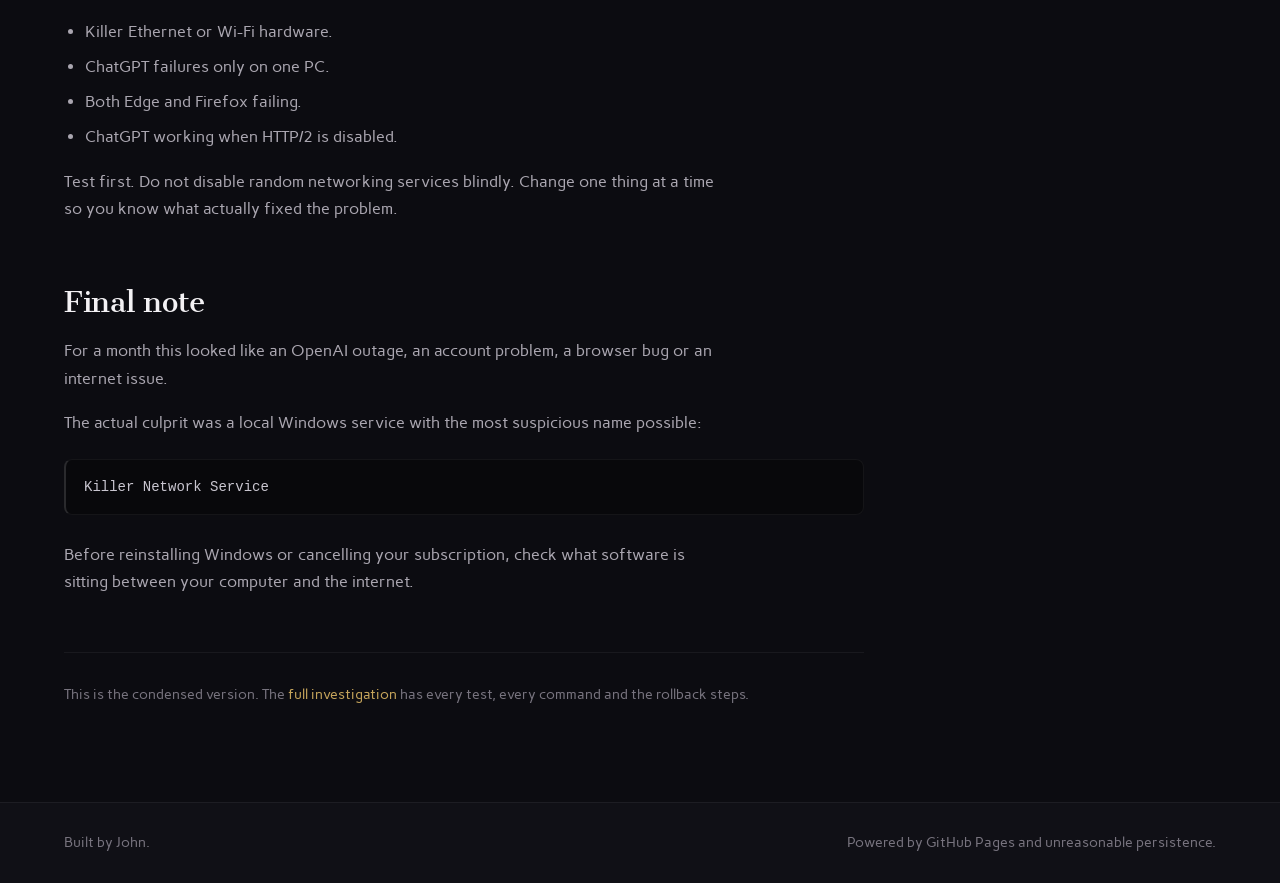
<file: fixes/chatgpt-http2-killer-network-service/tldr/index.html>
<!doctype html>
<html lang="en">
<head>
  <meta charset="utf-8">
  <meta name="viewport" content="width=device-width, initial-scale=1">
  <title>TL;DR: ChatGPT ERR_HTTP2_PROTOCOL_ERROR Fix | John&rsquo;s Tech Notes</title>
  <meta name="description" content="The short version of the Killer Network Service fix for ChatGPT freezes and ERR_HTTP2_PROTOCOL_ERROR on Windows.">
  <meta name="author" content="John">
  <meta name="theme-color" content="#0c0c11">
  <meta name="robots" content="noindex,follow">
  <link rel="canonical" href="https://john-thebaptist.github.io/fixes/chatgpt-http2-killer-network-service/">
  <link rel="icon" href="/assets/favicon.svg" type="image/svg+xml">
  <link rel="preload" href="/assets/fonts/carme-latin.woff2" as="font" type="font/woff2" crossorigin>
  <link rel="preload" href="/assets/fonts/cantata-one-latin.woff2" as="font" type="font/woff2" crossorigin>
  <link rel="stylesheet" href="/assets/styles.css">
  <link rel="alternate" type="application/rss+xml" title="John&rsquo;s Tech Notes" href="/feed.xml">
</head>
<body>
  <a class="skip-link" href="#main">Skip to content</a>

  <header class="site-header">
    <div class="shell">
      <a class="brand" href="/">
        <span>John The Baptist</span>
      </a>
      <nav class="site-nav" aria-label="Main">
        <a href="/articles/" aria-current="page">Articles</a>
        <a href="/builds/">Builds</a>
        <a href="/about/">About</a>
        <a href="https://github.com/John-thebaptist" rel="me noopener">GitHub</a>
      </nav>
    </div>
  </header>

  <main id="main" class="shell article-layout article-layout--single">
    <article>
      <a class="back-link" href="/fixes/chatgpt-http2-killer-network-service/"><span aria-hidden="true">&larr;</span> Read the full investigation</a>

      <header class="article-header">
        <p class="label">TL;DR &middot; Windows &middot; Networking</p>
        <h1 class="title-code">ChatGPT and the <span class="title-code__token">ERR_HTTP2_PROTOCOL_ERROR</span> drama, fixed.</h1>
        <p class="article-deck">ChatGPT web, Firefox, the Windows app and Codex kept freezing with <code>ERR_HTTP2_PROTOCOL_ERROR</code>. The fix was disabling one Killer networking service.</p>
        <ul class="article-meta">
          <li><time datetime="2026-07-25">25 July 2026</time></li>
          <li>Short version</li>
        </ul>
        <div class="article-actions">
          <a class="button" href="/fixes/chatgpt-http2-killer-network-service/">Read the full evidence <span aria-hidden="true">&rarr;</span></a>
        </div>
      </header>

      <div class="article-body">
        <h2>The short version</h2>
        <p>If ChatGPT works on your phone but fails on your Windows PC, and you have Intel Killer networking software installed, check:</p>
        <pre class="output"><code>Killer Network Service</code></pre>
        <p>On my machine, stopping this service restored normal HTTP/2 immediately.</p>

        <h2>The fix</h2>
        <p>Open PowerShell as Administrator:</p>
        <div class="terminal">
          <div class="terminal__bar">
            <span class="terminal__dot" aria-hidden="true"></span><span class="terminal__dot" aria-hidden="true"></span><span class="terminal__dot" aria-hidden="true"></span>
            <span class="terminal__label">PowerShell</span>
          </div>
          <pre><code>Stop-Service -Name 'Killer Network Service' -Force
Set-Service -Name 'Killer Network Service' -StartupType Disabled</code></pre>
        </div>
        <p>Restart Windows and test ChatGPT normally.</p>

        <h2>The symptoms</h2>
        <ul>
          <li>ChatGPT took 5-6 minutes to reply or failed completely.</li>
          <li>The desktop app and Codex were affected.</li>
          <li>Edge and Firefox both failed.</li>
          <li>The phone app worked.</li>
          <li>The error was often <code>net::ERR_HTTP2_PROTOCOL_ERROR</code>.</li>
        </ul>

        <h2>How I found it</h2>
        <p>I tested browsers, accounts, internet connections, extensions, DNS and the Windows app. Nothing fixed it.</p>
        <p>The first breakthrough was forcing HTTP/1.1. ChatGPT immediately worked when HTTP/2 was disabled:</p>
        <pre class="output"><code>--disable-http2 --disable-quic</code></pre>
        <p>That meant something on the computer was breaking HTTP/2 traffic.</p>

        <h2>The investigation</h2>
        <p>The laptop had:</p>
        <pre class="output"><code>Killer Wi-Fi 6E AX1675i
Killer E3100G Ethernet Controller</code></pre>
        <p>I checked the Killer services:</p>
        <pre class="output"><code>KAPSService
Killer Analytics Service
Killer Network Service
KNDBWM</code></pre>
        <p>Stopping all Killer services restored HTTP/2. Then I restarted them one by one.</p>
        <p>The failure returned when this service started:</p>
        <pre class="output"><code>Killer Network Service</code></pre>

        <h2>Proof</h2>
        <pre class="output"><code>Killer Network Service running:
HTTP/2 fails, ChatGPT freezes.

Killer Network Service stopped:
ChatGPT, Firefox, Edge and Codex work normally.</code></pre>

        <h2>After the fix</h2>
        <ul>
          <li>ChatGPT web works normally.</li>
          <li>Firefox and Edge work with HTTP/2.</li>
          <li>The ChatGPT Windows app works.</li>
          <li>Codex works again.</li>
          <li>No HTTP/2 errors.</li>
        </ul>

        <h2>Does this apply to you?</h2>
        <p>Check this if you have:</p>
        <ul>
          <li>Killer Ethernet or Wi-Fi hardware.</li>
          <li>ChatGPT failures only on one PC.</li>
          <li>Both Edge and Firefox failing.</li>
          <li>ChatGPT working when HTTP/2 is disabled.</li>
        </ul>
        <p>Test first. Do not disable random networking services blindly. Change one thing at a time so you know what actually fixed the problem.</p>

        <h2>Final note</h2>
        <p>For a month this looked like an OpenAI outage, an account problem, a browser bug or an internet issue.</p>
        <p>The actual culprit was a local Windows service with the most suspicious name possible:</p>
        <pre class="output"><code>Killer Network Service</code></pre>
        <p>Before reinstalling Windows or cancelling your subscription, check what software is sitting between your computer and the internet.</p>
      </div>

      <footer class="article-footer">
        <p>This is the condensed version. The <a class="text-link" href="/fixes/chatgpt-http2-killer-network-service/">full investigation</a> has every test, every command and the rollback steps.</p>
      </footer>
    </article>
  </main>

  <footer class="site-footer">
    <div class="shell">
      <p>Built by John.</p>
      <p>Powered by GitHub Pages and unreasonable persistence.</p>
    </div>
  </footer>

  <script src="/assets/copy.js" defer></script>
</body>
</html>
</file>
<file: assets/styles.css>
/* ==========================================================================
   1. FONTS
   Cantata One — display serif, weight 400 only (headings, strong).
   Carme      — humanist sans, weight 400 only (body, UI).

   Self-hosted rather than pulled from Google Fonts: one less origin to
   connect to, no third-party request on every page view, and the type can
   never fail to arrive because an external CDN is slow or blocked.
   51 KB total for all three files.
   ========================================================================== */

@font-face {
  font-family: "Cantata One";
  font-style: normal;
  font-weight: 400;
  font-display: swap;
  src: url("/assets/fonts/cantata-one-latin.woff2") format("woff2");
  unicode-range: U+0000-00FF, U+0131, U+0152-0153, U+02BB-02BC, U+02C6,
    U+02DA, U+02DC, U+0304, U+0308, U+0329, U+2000-206F, U+20AC, U+2122,
    U+2191, U+2193, U+2212, U+2215, U+FEFF, U+FFFD;
}

@font-face {
  font-family: "Cantata One";
  font-style: normal;
  font-weight: 400;
  font-display: swap;
  src: url("/assets/fonts/cantata-one-latin-ext.woff2") format("woff2");
  unicode-range: U+0100-02BA, U+02BD-02C5, U+02C7-02CC, U+02CE-02D7,
    U+02DD-02FF, U+0304, U+0308, U+0329, U+1D00-1DBF, U+1E00-1E9F,
    U+1EF2-1EFF, U+2020, U+20A0-20AB, U+20AD-20C0, U+2113, U+2C60-2C7F,
    U+A720-A7FF;
}

@font-face {
  font-family: "Carme";
  font-style: normal;
  font-weight: 400;
  font-display: swap;
  src: url("/assets/fonts/carme-latin.woff2") format("woff2");
  unicode-range: U+0000-00FF, U+0131, U+0152-0153, U+02BB-02BC, U+02C6,
    U+02DA, U+02DC, U+0304, U+0308, U+0329, U+2000-206F, U+20AC, U+2122,
    U+2191, U+2193, U+2212, U+2215, U+FEFF, U+FFFD;
}

/* ==========================================================================
   2. DESIGN TOKENS
   ========================================================================== */

:root {
  /* Surfaces */
  --page-bg: #0c0c11;
  --page-bg-secondary: #101016;
  --card-bg: #0f0f14;
  --card-bg-hover: #131319;
  --card-inner: #0b0b10;
  --terminal-bg: #0a0a0e;

  /* Text */
  --text-primary: #f3f1f4;
  --text-secondary: #aaa6b0;
  --text-faint: #77737e;

  /* Lines */
  --border: rgba(255, 255, 255, 0.055);
  --border-hover: rgba(255, 255, 255, 0.1);
  --border-strong: rgba(255, 255, 255, 0.14);

  /* Atmosphere */
  --purple-pearl: rgba(111, 75, 126, 0.16);
  --purple-pearl-soft: rgba(157, 126, 174, 0.08);

  /* Accents — gold for labels/links, purple for buttons */
  --accent: #c5a45b;
  --accent-bright: #d8ba76;
  --accent-dim: rgba(197, 164, 91, 0.14);
  --button-bg: #241c2c;
  --button-bg-hover: #2c2236;
  --button-border: rgba(168, 134, 188, 0.34);
  --button-text: #efe9f3;

  /* Status */
  --ok: #7fc39a;
  --bad: #d98a8a;

  /* Type scale */
  --fs-hero: clamp(2.125rem, 2.6vw + 1.6rem, 4rem);
  --fs-page-title: clamp(2rem, 2.2vw + 1.5rem, 3.25rem);
  --fs-article-title: clamp(1.9375rem, 3.2vw + 1rem, 3.25rem);
  --fs-card-title: clamp(1.6875rem, 1.4vw + 1.35rem, 2rem);
  --fs-section: clamp(1.5rem, 1vw + 1.2rem, 1.75rem);
  --fs-h2: clamp(1.5625rem, 1.2vw + 1.3rem, 1.75rem);
  --fs-h3: 1.25rem;
  --fs-body: 1rem;
  --fs-lead: 1.0625rem;
  --fs-action: 0.875rem;
  --fs-nav: 0.9375rem;
  --fs-meta: 0.8125rem;
  --fs-label: 0.75rem;
  --fs-code: 0.875rem;

  /* Rhythm */
  --lh-body: 1.7;
  --block-gap: 48px;
  --grid-gap: 44px;
  --card-pad: 40px;
  --shell: 1200px;
  --shell-pad: 24px;
  --measure: 65ch;
  --article-col: 800px;

  /* Radii */
  --r-card: 10px;
  --r-inner: 8px;
  --r-button: 8px;
  --r-pill: 999px;

  /* Depth */
  --shadow-card: 0 10px 26px rgba(0, 0, 0, 0.22);
  --shadow-card-hover: 0 14px 32px rgba(0, 0, 0, 0.3);
  --inner-top: inset 0 1px 0 rgba(255, 255, 255, 0.025);

  --fonts-display: "Cantata One", Georgia, "Times New Roman", serif;
  --fonts-body: "Carme", ui-sans-serif, system-ui, -apple-system, "Segoe UI", sans-serif;
  --fonts-mono: ui-monospace, SFMono-Regular, Consolas, "Liberation Mono", monospace;
}

/* ==========================================================================
   3. RESET / BASE
   ========================================================================== */

*,
*::before,
*::after {
  box-sizing: border-box;
}

html {
  scroll-behavior: smooth;
  -webkit-text-size-adjust: 100%;
}

body {
  margin: 0;
  min-height: 100vh;
  display: flex;
  flex-direction: column;
  background: var(--page-bg);
  color: var(--text-primary);
  font-family: var(--fonts-body);
  font-size: var(--fs-body);
  line-height: var(--lh-body);
  /* Cantata One ships weight 400 only — never let the browser fake a bold. */
  font-synthesis: none;
  -webkit-font-smoothing: antialiased;
}

/* Soft purple pearlescence: upper-right glow, fainter lower-left counterweight. */
body::before {
  content: "";
  position: fixed;
  inset: 0;
  z-index: -1;
  pointer-events: none;
  background:
    radial-gradient(60rem 40rem at 82% -6%, var(--purple-pearl), transparent 62%),
    radial-gradient(48rem 36rem at 8% 88%, var(--purple-pearl-soft), transparent 66%);
}

main {
  flex: 1 0 auto;
}

a {
  color: inherit;
  text-decoration: none;
}

:focus-visible {
  outline: 2px solid var(--accent);
  outline-offset: 3px;
  border-radius: 4px;
}

img,
svg {
  display: block;
  max-width: 100%;
}

hr {
  height: 1px;
  margin: 40px 0;
  border: 0;
  background: var(--border);
}

.visually-hidden {
  position: absolute;
  width: 1px;
  height: 1px;
  margin: -1px;
  padding: 0;
  overflow: hidden;
  clip: rect(0 0 0 0);
  clip-path: inset(50%);
  white-space: nowrap;
  border: 0;
}

.skip-link {
  position: absolute;
  left: 12px;
  top: -60px;
  z-index: 100;
  padding: 10px 16px;
  border-radius: var(--r-button);
  background: var(--button-bg);
  border: 1px solid var(--button-border);
  color: var(--button-text);
  transition: top 0.18s ease;
}

.skip-link:focus {
  top: 12px;
}

/* ==========================================================================
   4. TYPOGRAPHY
   Every heading and every bold word uses Cantata One at its real weight 400.
   Emphasis comes from scale, spacing and colour — never synthetic bolding.
   ========================================================================== */

h1,
h2,
h3,
h4,
strong,
b {
  font-family: var(--fonts-display);
  font-weight: 400;
}

h1,
h2,
h3,
h4 {
  margin: 0;
  color: var(--text-primary);
  letter-spacing: -0.01em;
  line-height: 1.18;
}

/* Long unbreakable tokens (ERR_HTTP2_PROTOCOL_ERROR, cmdlet names) must wrap
   rather than push the page wider than the viewport on small screens.
   Code inside terminals is excluded — those scroll horizontally instead. */
h1,
h2,
h3,
h4,
p,
li,
td,
th,
.card-action,
.text-link {
  overflow-wrap: break-word;
}

h1 {
  font-size: var(--fs-hero);
  line-height: 1.08;
}

h2 {
  font-size: var(--fs-h2);
}

h3 {
  font-size: var(--fs-h3);
}

p {
  margin: 0 0 1.1em;
}

p:last-child {
  margin-bottom: 0;
}

strong,
b {
  color: var(--text-primary);
  letter-spacing: 0.005em;
}

code,
kbd,
samp {
  font-family: var(--fonts-mono);
  font-size: 0.9em;
}

.label {
  margin: 0;
  color: var(--accent);
  font-family: var(--fonts-body);
  font-size: var(--fs-label);
  letter-spacing: 0.16em;
  text-transform: uppercase;
}

.lead {
  max-width: var(--measure);
  color: var(--text-secondary);
  font-size: var(--fs-lead);
}

.meta {
  display: flex;
  flex-wrap: wrap;
  align-items: center;
  gap: 10px;
  margin: 0;
  color: var(--text-faint);
  font-size: var(--fs-meta);
  list-style: none;
  padding: 0;
}

.meta li + li::before {
  content: "·";
  margin-right: 10px;
  color: var(--text-faint);
}

/* ==========================================================================
   5. LAYOUT
   ========================================================================== */

.shell {
  width: 100%;
  max-width: var(--shell);
  margin-inline: auto;
  padding-inline: var(--shell-pad);
}

.page-main {
  padding-block: 64px 88px;
}

/* Label sits OUTSIDE and 2px above its card. */
.block {
  display: block;
}

.block + .block {
  margin-top: var(--block-gap);
}

.block-label {
  margin: 0 0 2px 4px;
}

.grid-2 {
  display: grid;
  grid-template-columns: 1fr 1fr;
  gap: var(--grid-gap);
}

/* Each column wraps a label + card; stretch so both cards end level. */
.grid-2 > * {
  display: flex;
  flex-direction: column;
}

.grid-2 > * > .card {
  flex: 1;
}

/* ==========================================================================
   6. HEADER / NAVIGATION
   ========================================================================== */

.site-header {
  position: sticky;
  top: 0;
  z-index: 50;
  border-bottom: 1px solid var(--border);
  background: rgba(12, 12, 17, 0.78);
  backdrop-filter: blur(14px);
  -webkit-backdrop-filter: blur(14px);
}

.site-header .shell {
  min-height: 70px;
  display: flex;
  align-items: center;
  justify-content: space-between;
  gap: 24px;
}

.brand {
  display: inline-flex;
  align-items: center;
  gap: 11px;
  font-family: var(--fonts-display);
  font-size: 1.0625rem;
  letter-spacing: -0.01em;
  white-space: nowrap;
}

.site-nav {
  display: flex;
  align-items: center;
  gap: 26px;
  font-size: var(--fs-nav);
}

.site-nav a {
  position: relative;
  padding: 4px 0;
  color: var(--text-secondary);
  transition: color 0.18s ease;
}

.site-nav a:hover {
  color: var(--text-primary);
}

.site-nav a[aria-current="page"] {
  color: var(--text-primary);
}

.site-nav a[aria-current="page"]::after {
  content: "";
  position: absolute;
  left: 0;
  right: 0;
  bottom: -2px;
  height: 1px;
  background: var(--accent);
}

/* ==========================================================================
   7. CARDS
   ========================================================================== */

.card {
  position: relative;
  display: block;
  padding: var(--card-pad);
  border: 1px solid var(--border);
  border-radius: var(--r-card);
  background: var(--card-bg);
  box-shadow: var(--shadow-card), var(--inner-top);
}

a.card {
  transition: transform 0.2s ease, background-color 0.2s ease,
    border-color 0.2s ease, box-shadow 0.2s ease;
}

a.card:hover {
  transform: translateY(-2px);
  background: var(--card-bg-hover);
  border-color: var(--border-hover);
  box-shadow: var(--shadow-card-hover), var(--inner-top);
}

.card h2,
.card h3 {
  margin-bottom: 14px;
  font-size: var(--fs-card-title);
  line-height: 1.2;
}

.card p {
  color: var(--text-secondary);
  max-width: var(--measure);
}

.card-action {
  display: inline-flex;
  align-items: center;
  gap: 7px;
  margin-top: 22px;
  color: var(--accent);
  font-size: var(--fs-action);
  letter-spacing: 0.01em;
}

a.card:hover .card-action {
  color: var(--accent-bright);
}

.card-action span {
  transition: transform 0.2s ease;
}

a.card:hover .card-action span {
  transform: translateX(3px);
}

.pill {
  display: inline-block;
  margin-top: 22px;
  padding: 6px 12px;
  border: 1px solid var(--border-hover);
  border-radius: var(--r-pill);
  background: var(--card-inner);
  color: var(--text-secondary);
  font-size: var(--fs-meta);
  letter-spacing: 0.04em;
}

/* Buttons — inverted from the page: purple surface with a black pearl sheen. */
.button {
  display: inline-flex;
  align-items: center;
  gap: 8px;
  padding: 11px 18px;
  border: 1px solid var(--button-border);
  border-radius: var(--r-button);
  background:
    radial-gradient(120% 140% at 20% 110%, rgba(0, 0, 0, 0.5), transparent 60%),
    linear-gradient(160deg, var(--button-bg), #1b1522);
  box-shadow: var(--inner-top);
  color: var(--button-text);
  font-family: var(--fonts-body);
  font-size: var(--fs-action);
  cursor: pointer;
  transition: background-color 0.18s ease, border-color 0.18s ease,
    transform 0.18s ease;
}

.button:hover {
  background:
    radial-gradient(120% 140% at 20% 110%, rgba(0, 0, 0, 0.44), transparent 60%),
    linear-gradient(160deg, var(--button-bg-hover), #221a2a);
  border-color: var(--border-strong);
  transform: translateY(-1px);
}

.button--ghost {
  background: transparent;
  border-color: var(--border);
  box-shadow: none;
  color: var(--text-secondary);
}

.button--ghost:hover {
  background: var(--card-inner);
  border-color: var(--border-hover);
  color: var(--text-primary);
}

.button-row {
  display: flex;
  flex-wrap: wrap;
  gap: 12px;
}

/* Inline text links that should read as links */
.text-link {
  display: inline-flex;
  align-items: center;
  gap: 6px;
  color: var(--accent);
  font-size: var(--fs-action);
}

.text-link:hover {
  color: var(--accent-bright);
  text-decoration: underline;
  text-underline-offset: 3px;
}

/* ==========================================================================
   8. HOME PAGE
   ========================================================================== */

.hero {
  --hero-logo-w: min(420px, 74vw);

  /* Every line under the logo sits this far from the one above it, measured
     ink to ink — the wordmark included. 11px is the leading already running
     between the two lines of the lead, so the whole stack shares one rhythm. */
  --hero-gap: 11px;

  padding-block: 72px 56px;
  text-align: center;
}

/* The logo artwork carries the wordmark, so the h1 is present for search
   engines and screen readers but not shown twice on screen.

   --hero-gap is measured lettering to lettering, so both rules below subtract
   what sits between a line box and the ink inside it: the PNG ends 118px below
   the last letter of JOHN'S TECH NOTES (11.7% of its own width, so it grows
   with the logo), and a line of text carries half its leading above the
   letterforms. Without that correction the wordmark drifts further from the
   text the larger the logo gets — which is exactly what it used to do. */
.hero-logo {
  width: var(--hero-logo-w);
  height: auto;
  margin: 0 auto calc(var(--hero-gap) - 11.4px - 0.117 * var(--hero-logo-w));
}

.hero h1 {
  max-width: 16ch;
  margin-inline: auto;
}

.hero-lead {
  max-width: 62ch;
  margin: 0 auto;
  color: var(--text-secondary);
  font-size: var(--fs-lead);
}

.hero-sub {
  max-width: 62ch;
  margin: calc(var(--hero-gap) - 7.9px) auto 0;
  color: var(--text-faint);
  font-size: var(--fs-action);
}

.home-sections {
  padding-bottom: 96px;
  text-align: center;
}

.home-sections .block-label {
  margin-left: 0;
}

.home-sections .card p,
.home-sections .card h2 {
  margin-inline: auto;
}

.home-sections .card-action,
.home-sections .pill {
  margin-inline: auto;
}

/* Latest fix card — stacked and centred rather than split into columns. */
.latest {
  display: flex;
  flex-direction: column;
  align-items: center;
}

.latest .protocol {
  width: min(340px, 100%);
  margin: 4px auto 24px;
  text-align: left;
}

/* The protocol block is sized so the headline clears 775px and stays on one
   line at desktop; below that the single <wbr> in ERR_HTTP2_PROTOCOL_ERROR
   makes it break at an underscore instead of mid-word. */

/* Restrained editorial visual: an HTTP/2 protocol status block. */
.protocol {
  padding: 20px;
  border: 1px solid var(--border);
  border-radius: var(--r-inner);
  background: var(--card-inner);
  font-family: var(--fonts-mono);
  font-size: var(--fs-meta);
  line-height: 1.9;
}

.protocol-row {
  display: flex;
  justify-content: space-between;
  gap: 16px;
  color: var(--text-faint);
}

.protocol-row span:last-child {
  color: var(--text-secondary);
}

.protocol-state {
  display: flex;
  justify-content: space-between;
  gap: 16px;
  margin-top: 14px;
  padding-top: 14px;
  border-top: 1px solid var(--border);
  color: var(--text-faint);
}

.protocol-state b {
  font-family: var(--fonts-mono);
  color: var(--bad);
  letter-spacing: 0.04em;
}

/* About card on the home page — no nested anchors, explicit links instead. */
.about-card h2,
.about-card p {
  max-width: var(--measure);
}

/* Links sit at the foot of the card in a centred column:
   RSS feed, then GitHub, then Read more. */
.about-card .about-links {
  flex-direction: column;
  align-items: center;
  gap: 14px;
  margin-top: 30px;
  padding-top: 26px;
  border-top: 1px solid var(--border);
}

/* Cantata One has one weight, so emphasis is carried by colour, not by a
   heavier cut. Same treatment wherever this passage appears. */
.about-card strong,
.about-body strong {
  color: var(--accent);
}

.about-links {
  display: flex;
  flex-wrap: wrap;
  align-items: center;
  gap: 12px 24px;
  margin-top: 26px;
  padding-top: 24px;
  border-top: 1px solid var(--border);
}

/* ==========================================================================
   9. ARTICLES PAGE
   ========================================================================== */

.page-header {
  max-width: 46ch;
  padding-bottom: 36px;
}

.page-header h1 {
  margin: 6px 0 16px;
  font-size: var(--fs-page-title);
}

.page-header .lead {
  color: var(--text-secondary);
  font-size: var(--fs-lead);
}

.category-nav {
  display: flex;
  flex-wrap: wrap;
  gap: 10px;
  padding: 16px 0 8px;
  border-top: 1px solid var(--border);
  border-bottom: 1px solid var(--border);
  margin-bottom: 56px;
  padding-bottom: 16px;
}

.category-nav a {
  padding: 7px 14px;
  border: 1px solid var(--border);
  border-radius: var(--r-pill);
  color: var(--text-secondary);
  font-size: var(--fs-action);
  transition: color 0.18s ease, border-color 0.18s ease,
    background-color 0.18s ease;
}

.category-nav a:hover {
  background: var(--card-inner);
  border-color: var(--border-hover);
  color: var(--text-primary);
}

.category-nav a[aria-current="page"] {
  border-color: var(--accent-dim);
  background: var(--accent-dim);
  color: var(--accent);
}

.section + .section {
  margin-top: 64px;
}

.section-head {
  display: flex;
  flex-wrap: wrap;
  align-items: baseline;
  justify-content: space-between;
  gap: 8px 20px;
  margin-bottom: 24px;
  padding-bottom: 14px;
  border-bottom: 1px solid var(--border);
}

.section-head h2 {
  font-size: var(--fs-section);
}

.section-head p {
  max-width: 48ch;
  margin: 0;
  color: var(--text-faint);
  font-size: var(--fs-action);
}

.section-count {
  color: var(--text-faint);
  font-size: var(--fs-meta);
  font-family: var(--fonts-mono);
}

/* Article card */
.entry {
  display: grid;
  grid-template-columns: 132px minmax(0, 1fr);
  gap: 32px;
  align-items: start;
}

.entry-visual {
  min-height: 108px;
  display: grid;
  place-items: center;
  border: 1px solid var(--border);
  border-radius: var(--r-inner);
  background: var(--card-inner);
  color: var(--accent);
  font-family: var(--fonts-mono);
  font-size: 0.9375rem;
  letter-spacing: 0.04em;
}

.entry h2,
.entry h3 {
  margin-bottom: 12px;
  font-size: 1.375rem;
  line-height: 1.28;
}

.entry p {
  margin-bottom: 16px;
  color: var(--text-secondary);
}

.empty-state {
  padding: 34px 40px;
  border: 1px dashed var(--border-hover);
  border-radius: var(--r-card);
  background: rgba(255, 255, 255, 0.012);
  color: var(--text-faint);
}

.empty-state p {
  margin: 0;
}

/* ==========================================================================
   10. ABOUT PAGE
   ========================================================================== */

.about-body {
  max-width: 68ch;
}

.about-body p {
  margin-bottom: 1.35em;
  color: var(--text-secondary);
  font-size: var(--fs-lead);
}

.about-body p:first-of-type {
  color: var(--text-primary);
}

.about-body strong {
  color: var(--accent);
}

/* ==========================================================================
   11. ARTICLE PAGE
   ========================================================================== */

.article-layout {
  display: grid;
  grid-template-columns: minmax(0, var(--article-col)) 216px;
  gap: 56px;
  align-items: start;
  padding-block: 40px 96px;
}

/* Pages without a table of contents (the TL;DR) drop the rail entirely
   rather than leaving an empty column. */
.article-layout--single {
  grid-template-columns: minmax(0, var(--article-col));
}

/* The column, not the viewport, is what article type has to fit into. */
.article-layout > article {
  container-type: inline-size;
}

.back-link {
  display: inline-flex;
  align-items: center;
  gap: 7px;
  margin-bottom: 26px;
  color: var(--text-secondary);
  font-size: var(--fs-action);
}

.back-link:hover {
  color: var(--accent);
}

.article-header {
  padding-bottom: 34px;
  margin-bottom: 40px;
  border-bottom: 1px solid var(--border);
}

.article-header h1 {
  margin: 10px 0 18px;
  font-size: var(--fs-article-title);
  line-height: 1.12;
}

/* A headline built around a long error code. ERR_HTTP2_PROTOCOL_ERROR stays
   whole rather than breaking at an underscore, so this title is sized from the
   token instead of the shared title scale. In Cantata One those 24 characters
   measure ~17.6x the font size, so 5.5% of the column keeps them on one line
   with a little room to spare — 44px in the full 800px column, scaling down
   with the column on narrower screens. Sized against the column rather than
   the viewport because the desktop table of contents takes 272px out of it. */
.article-header h1.title-code {
  font-size: min(2.75rem, 5vw);
  font-size: min(2.75rem, 5.5cqi);
}

.title-code__token {
  white-space: nowrap;
}

.article-deck {
  max-width: var(--measure);
  color: var(--text-secondary);
  font-size: var(--fs-lead);
}

.article-meta {
  display: flex;
  flex-wrap: wrap;
  align-items: center;
  gap: 10px;
  margin: 22px 0 0;
  padding: 0;
  list-style: none;
  color: var(--text-faint);
  font-size: var(--fs-meta);
}

.article-meta li + li::before {
  content: "·";
  margin-right: 10px;
}

.article-actions {
  margin-top: 26px;
}

.article-body > *:first-child {
  margin-top: 0;
}

.article-body p,
.article-body li {
  color: var(--text-secondary);
  font-size: var(--fs-body);
  line-height: var(--lh-body);
}

.article-body p,
.article-body ul,
.article-body ol {
  max-width: var(--measure);
}

.article-body h2 {
  margin: 56px 0 18px;
  padding-top: 8px;
  scroll-margin-top: 92px;
}

.article-body h3 {
  margin: 36px 0 12px;
  scroll-margin-top: 92px;
}

.article-body ul,
.article-body ol {
  margin: 0 0 1.1em;
  padding-left: 1.3rem;
}

.article-body li + li {
  margin-top: 8px;
}

.article-body a {
  color: var(--accent);
  text-decoration: underline;
  text-underline-offset: 3px;
  text-decoration-thickness: 1px;
}

.article-body a:hover {
  color: var(--accent-bright);
}

.article-body :not(pre) > code {
  padding: 2px 6px;
  border: 1px solid var(--border);
  border-radius: 5px;
  background: var(--card-inner);
  color: var(--accent-bright);
}

.article-body strong {
  color: var(--text-primary);
}

/* Results table */
.table-wrap {
  margin: 26px 0;
  overflow-x: auto;
  border: 1px solid var(--border);
  border-radius: var(--r-inner);
}

.article-body table {
  width: 100%;
  min-width: 380px;
  border-collapse: collapse;
  font-size: var(--fs-action);
}

.article-body th,
.article-body td {
  padding: 13px 18px;
  text-align: left;
  border-bottom: 1px solid var(--border);
}

.article-body thead th {
  background: var(--card-inner);
  color: var(--text-primary);
  font-family: var(--fonts-display);
  font-weight: 400;
}

.article-body tbody tr:last-child td {
  border-bottom: 0;
}

.article-body td {
  color: var(--text-secondary);
}

.result-good {
  color: var(--ok);
}

.result-bad {
  color: var(--bad);
}

/* Desktop table of contents */
.toc {
  position: sticky;
  top: 96px;
  align-self: start;
  padding-left: 22px;
  border-left: 1px solid var(--border);
}

.toc h2 {
  margin-bottom: 14px;
  color: var(--text-faint);
  font-family: var(--fonts-body);
  font-size: var(--fs-label);
  letter-spacing: 0.16em;
  text-transform: uppercase;
}

.toc ol {
  margin: 0;
  padding: 0;
  list-style: none;
  display: grid;
  gap: 10px;
}

.toc a {
  display: block;
  color: var(--text-faint);
  font-size: var(--fs-meta);
  line-height: 1.45;
  transition: color 0.18s ease;
}

.toc a:hover {
  color: var(--accent);
}

.article-footer {
  max-width: var(--article-col);
  margin-top: 56px;
  padding-top: 30px;
  border-top: 1px solid var(--border);
}

.article-footer p {
  color: var(--text-faint);
  font-size: var(--fs-action);
}

/* ==========================================================================
   12. CODE: OUTPUT AND TERMINAL
   ========================================================================== */

/* Program output, errors and service states are not commands: they get a
   plain black highlight, no terminal chrome and no copy button. Only real
   commands become terminals. */
.output {
  margin: 22px 0 26px;
  padding: 16px 18px;
  overflow-x: auto;
  border: 1px solid var(--border);
  border-left: 2px solid var(--border-strong);
  border-radius: var(--r-inner);
  background: #08080b;
  color: #c9c6d0;
  font-family: var(--fonts-mono);
  font-size: var(--fs-code);
  line-height: 1.62;
  tab-size: 4;
}

.output code {
  font-size: inherit;
  background: none;
  border: 0;
  padding: 0;
  color: inherit;
}

.terminal {
  position: relative;
  margin: 24px 0 28px;
  border: 1px solid var(--border);
  border-radius: var(--r-inner);
  background: var(--terminal-bg);
  overflow: hidden;
}

.terminal__bar {
  display: flex;
  align-items: center;
  gap: 7px;
  padding: 10px 14px;
  border-bottom: 1px solid var(--border);
  background: rgba(255, 255, 255, 0.018);
}

.terminal__dot {
  width: 6px;
  height: 6px;
  border-radius: 50%;
  background: var(--border-strong);
}

.terminal__label {
  margin-left: 8px;
  color: var(--text-faint);
  font-family: var(--fonts-body);
  font-size: var(--fs-meta);
  letter-spacing: 0.06em;
}

.terminal pre {
  /* Bottom padding reserves the copy button's gutter so code is never hidden. */
  margin: 0;
  padding: 18px 18px 46px;
  overflow-x: auto;
  color: #dcd9e0;
  font-family: var(--fonts-mono);
  font-size: var(--fs-code);
  line-height: 1.62;
  tab-size: 4;
}

.terminal pre code {
  font-size: inherit;
  background: none;
  border: 0;
  padding: 0;
  color: inherit;
}

.terminal__copy {
  position: absolute;
  right: 10px;
  bottom: 10px;
  z-index: 2;
  display: inline-flex;
  align-items: center;
  gap: 6px;
  padding: 6px 11px;
  border: 1px solid var(--button-border);
  border-radius: 8px;
  background:
    radial-gradient(120% 140% at 20% 110%, rgba(0, 0, 0, 0.5), transparent 60%),
    linear-gradient(160deg, var(--button-bg), #1b1522);
  color: var(--text-secondary);
  font-family: var(--fonts-body);
  font-size: var(--fs-meta);
  line-height: 1;
  cursor: pointer;
  opacity: 0.72;
  transition: opacity 0.18s ease, color 0.18s ease, border-color 0.18s ease;
}

.terminal:hover .terminal__copy,
.terminal__copy:focus-visible {
  opacity: 1;
  color: var(--text-primary);
  border-color: var(--border-strong);
}

.terminal__copy[data-state="done"] {
  opacity: 1;
  color: var(--ok);
  border-color: rgba(127, 195, 154, 0.4);
}

.terminal__copy[data-state="error"] {
  opacity: 1;
  color: var(--bad);
  border-color: rgba(217, 138, 138, 0.4);
}

/* Touch devices have no hover — keep the control permanently visible. */
@media (hover: none) {
  .terminal__copy {
    opacity: 1;
  }
}

/* ==========================================================================
   13. RSS PRESENTATION (feed.xsl)
   ========================================================================== */

.feed-note {
  padding: 26px 30px;
  margin-bottom: 40px;
  border: 1px solid var(--border);
  border-radius: var(--r-card);
  background: var(--card-inner);
}

.feed-note h2 {
  margin-bottom: 10px;
  font-size: var(--fs-h3);
}

.feed-note p {
  color: var(--text-secondary);
  font-size: var(--fs-action);
  max-width: var(--measure);
}

.feed-note code {
  display: inline-block;
  max-width: 100%;
  padding: 2px 6px;
  border: 1px solid var(--border);
  border-radius: 5px;
  background: var(--page-bg);
  color: var(--accent-bright);
  /* The feed URL is one unbreakable token; let it wrap rather than push the
     page wider than a phone viewport. */
  overflow-wrap: anywhere;
}

.feed-list {
  display: grid;
  gap: 20px;
  margin: 0;
  padding: 0;
  list-style: none;
}

/* Grid items default to min-width:auto, so an unbreakable token in a feed
   title stretches the row past the viewport. Let them shrink. */
.feed-list > li {
  min-width: 0;
}

/* Feed titles come from feed.xml as plain text, so they carry no <wbr>
   hints; `anywhere` lets the token break and shrinks its min-content size. */
.feed-item h3 {
  overflow-wrap: anywhere;
}

.feed-item h3 {
  margin-bottom: 10px;
  font-size: 1.25rem;
  line-height: 1.3;
}

.feed-item p {
  color: var(--text-secondary);
  margin-bottom: 14px;
}

.feed-date {
  display: block;
  margin-bottom: 10px;
  color: var(--text-faint);
  font-family: var(--fonts-mono);
  font-size: var(--fs-meta);
}

/* ==========================================================================
   14. 404 PAGE
   ========================================================================== */

.notfound {
  padding-block: 100px 120px;
  text-align: center;
}

.notfound-code {
  margin: 0 0 14px;
  color: var(--accent);
  font-family: var(--fonts-mono);
  font-size: var(--fs-meta);
  letter-spacing: 0.2em;
}

.notfound h1 {
  font-size: var(--fs-page-title);
}

.notfound p {
  max-width: 52ch;
  margin: 18px auto 32px;
  color: var(--text-secondary);
}

.notfound .button-row {
  justify-content: center;
}

/* ==========================================================================
   15. FOOTER
   ========================================================================== */

.site-footer {
  flex-shrink: 0;
  margin-top: auto;
  border-top: 1px solid var(--border);
  background: var(--page-bg-secondary);
}

.site-footer .shell {
  display: flex;
  flex-wrap: wrap;
  align-items: center;
  justify-content: space-between;
  gap: 16px 32px;
  padding-block: 28px;
}

.site-footer p {
  margin: 0;
  color: var(--text-faint);
  font-size: var(--fs-action);
}

.site-footer p + p {
  text-align: right;
}

/* ==========================================================================
   16. RESPONSIVE
   ========================================================================== */

@media (max-width: 1024px) {
  :root {
    --block-gap: 36px;
    --grid-gap: 32px;
    --card-pad: 28px;
    --shell-pad: 18px;
  }

  .article-layout {
    grid-template-columns: minmax(0, 1fr);
    gap: 0;
  }

  .toc {
    display: none;
  }

  .latest {
    grid-template-columns: minmax(0, 1fr);
  }

  .latest .protocol {
    order: -1;
  }
}

@media (max-width: 860px) {
  .grid-2 {
    grid-template-columns: 1fr;
    gap: var(--block-gap);
  }

  .hero {
    padding-block: 62px 48px;
  }

  .entry {
    grid-template-columns: 1fr;
    gap: 22px;
  }

  .entry-visual {
    min-height: 76px;
  }
}

@media (max-width: 640px) {
  :root {
    --block-gap: 28px;
    --grid-gap: 28px;
    --card-pad: 22px;
    --shell-pad: 14px;
  }

  /* The wordmark now carries the header on its own, and it plus four nav links
     will not fit one phone-width row, so the nav drops below it when short. */
  .site-header .shell {
    min-height: 64px;
    flex-wrap: wrap;
    align-content: center;
    gap: 2px 14px;
    padding-block: 10px;
  }

  .site-nav {
    gap: 16px;
    font-size: var(--fs-action);
  }

  .page-main {
    padding-block: 44px 64px;
  }

  .article-layout {
    padding-top: 28px;
  }

  .article-body h2 {
    margin-top: 44px;
  }

  .empty-state {
    padding: 26px 22px;
  }

  .site-footer .shell {
    flex-direction: column;
    align-items: flex-start;
    gap: 8px;
  }

  .site-footer p + p {
    text-align: left;
  }
}

/* ==========================================================================
   17. REDUCED MOTION
   ========================================================================== */

@media (prefers-reduced-motion: reduce) {
  html {
    scroll-behavior: auto;
  }

  *,
  *::before,
  *::after {
    animation-duration: 0.01ms !important;
    animation-iteration-count: 1 !important;
    transition-duration: 0.01ms !important;
  }

  a.card:hover,
  .button:hover {
    transform: none;
  }
}
</file>
